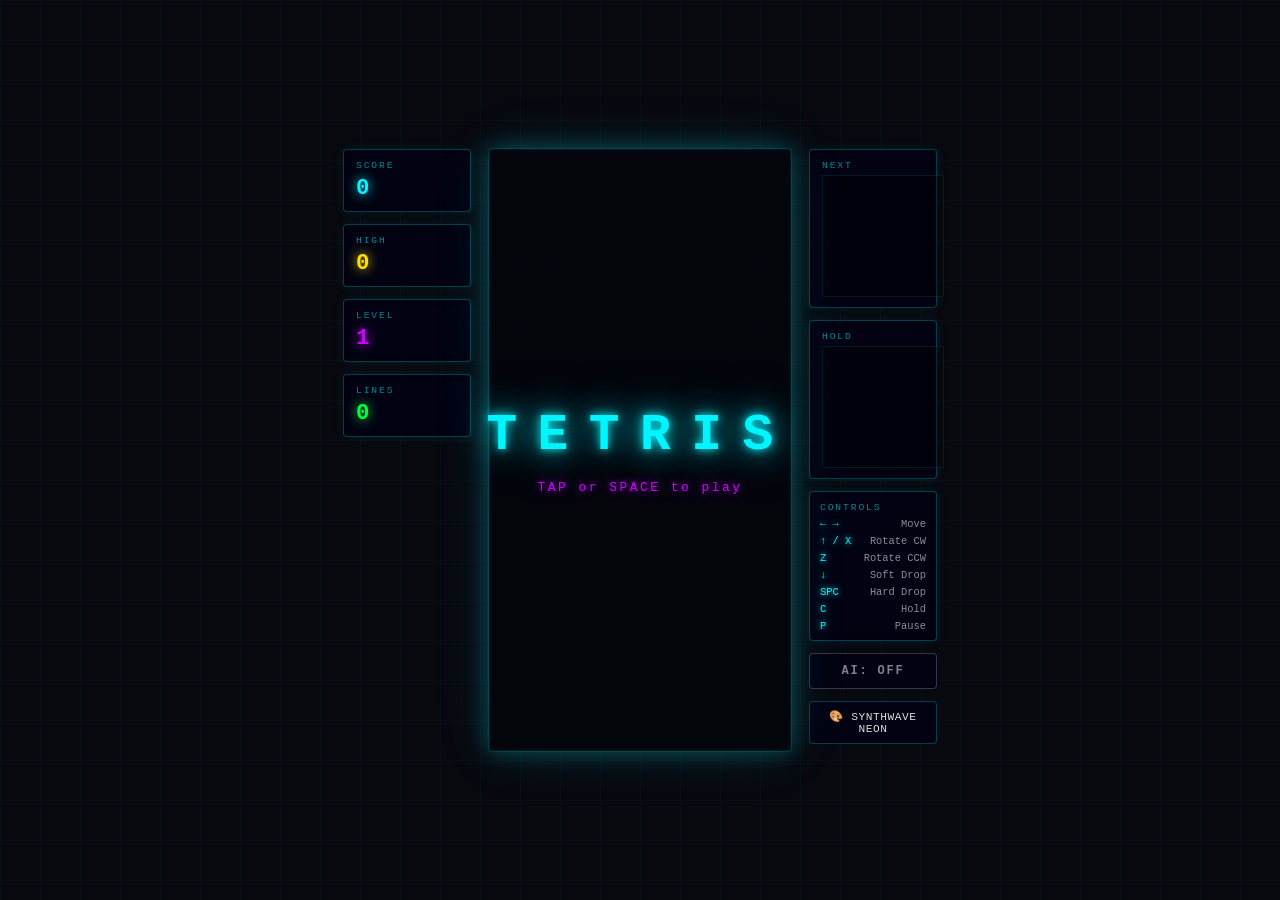
<file: index.html>
<!DOCTYPE html>
<html lang="en">
<head>
  <meta charset="UTF-8">
  <meta name="viewport" content="width=device-width, initial-scale=1.0, maximum-scale=1.0, user-scalable=no">
  <meta name="mobile-web-app-capable" content="yes">
  <meta name="apple-mobile-web-app-capable" content="yes">
  <meta name="apple-mobile-web-app-status-bar-style" content="black-translucent">
  <title>TETRIS — Neon Edition (Upgraded)</title>
  <style>
    /* ── Reset ─────────────────────────────────────────────────────────────────── */
    *, *::before, *::after { box-sizing: border-box; margin: 0; padding: 0; }

    /* ── Variables ─────────────────────────────────────────────────────────────── */
    :root {
      --cyan:    #00f5ff;
      --magenta: #cc00ff;
      --green:   #00ff41;
      --yellow:  #ffe000;
      --red:     #ff0040;
      --bg:      #08080f;
      --panel-bg: rgba(0, 0, 20, 0.75);
      --border:   rgba(0, 245, 255, 0.25);
      --font: 'Courier New', Courier, monospace;
    }

    /* ── Body ──────────────────────────────────────────────────────────────────── */
    body {
      background-color: var(--bg);
      background-image:
        linear-gradient(rgba(0,245,255,0.025) 1px, transparent 1px),
        linear-gradient(90deg, rgba(0,245,255,0.025) 1px, transparent 1px);
      background-size: 40px 40px;
      display: flex;
      justify-content: center;
      align-items: center;
      min-height: 100vh;
      font-family: var(--font);
      color: #ddd;
      overflow: hidden;
      user-select: none;
      -webkit-user-select: none;
      touch-action: none;
    }

    /* ── Mobile/Tablet HUD (hidden on desktop) ────────────────────────────────── */
    #mobile-hud { display: none; }

    /* ── Touch controls (hidden on desktop) ───────────────────────────────────── */
    #touch-controls { display: none; }

    /* ── Mobile/Tablet HUD value colors (shared across breakpoints) ────────────── */
    .mval.cyan    { color: var(--cyan);    text-shadow: 0 0 8px var(--cyan); }
    .mval.magenta { color: var(--magenta); text-shadow: 0 0 8px var(--magenta); }
    .mval.green   { color: var(--green);   text-shadow: 0 0 8px var(--green); }
    .mval.yellow  { color: var(--yellow);  text-shadow: 0 0 8px var(--yellow); }

    /* ── Desktop layout ────────────────────────────────────────────────────────── */
    #container {
      display: flex;
      align-items: flex-start;
      gap: 18px;
    }

    #sidebar-left,
    #sidebar-right {
      display: flex;
      flex-direction: column;
      gap: 12px;
      width: 128px;
    }

    /* ── Panels ────────────────────────────────────────────────────────────────── */
    .panel {
      background: var(--panel-bg);
      border: 1px solid var(--border);
      border-radius: 4px;
      padding: 10px 12px;
      box-shadow: 0 0 12px rgba(0,245,255,0.08), inset 0 0 8px rgba(0,0,0,0.5);
    }

    .label {
      font-size: 0.6rem;
      letter-spacing: 0.2em;
      color: rgba(0, 245, 255, 0.55);
      margin-bottom: 4px;
      text-transform: uppercase;
    }

    .value {
      font-size: 1.4rem;
      font-weight: bold;
      letter-spacing: 0.05em;
    }

    .value.cyan    { color: var(--cyan);    text-shadow: 0 0 12px var(--cyan); }
    .value.magenta { color: var(--magenta); text-shadow: 0 0 12px var(--magenta); }
    .value.green   { color: var(--green);   text-shadow: 0 0 12px var(--green); }
    .value.yellow  { color: var(--yellow);  text-shadow: 0 0 12px var(--yellow); }

    /* ── Mini canvases ─────────────────────────────────────────────────────────── */
    #next-canvas,
    #hold-canvas {
      display: block;
      margin-top: 4px;
      background: rgba(0,0,0,0.3);
      border: 1px solid rgba(0,245,255,0.1);
      border-radius: 2px;
    }

    /* ── Controls panel ────────────────────────────────────────────────────────── */
    .controls-panel { padding: 10px 10px 8px; }

    .ctrl {
      font-size: 0.65rem;
      color: rgba(255,255,255,0.55);
      margin-top: 5px;
      display: flex;
      justify-content: space-between;
      gap: 4px;
    }

    .ctrl span {
      color: var(--cyan);
      text-shadow: 0 0 6px var(--cyan);
      min-width: 30px;
    }

    /* ── AI toggle ─────────────────────────────────────────────────────────────── */
    .ai-btn {
      font-family: var(--font);
      font-size: 0.75rem;
      letter-spacing: 0.15em;
      font-weight: bold;
      background: var(--panel-bg);
      color: rgba(255,255,255,0.5);
      border: 1px solid rgba(255,255,255,0.2);
      border-radius: 4px;
      padding: 10px;
      cursor: pointer;
      width: 100%;
      transition: all 0.2s ease;
      -webkit-tap-highlight-color: transparent;
    }

    .ai-btn:hover {
      border-color: var(--cyan);
      color: var(--cyan);
      box-shadow: 0 0 12px rgba(0,245,255,0.3);
    }

    .ai-btn.active {
      background: rgba(0, 245, 255, 0.12);
      color: var(--cyan);
      border-color: var(--cyan);
      box-shadow: 0 0 18px rgba(0,245,255,0.4), inset 0 0 10px rgba(0,245,255,0.1);
      text-shadow: 0 0 8px var(--cyan);
      animation: ai-pulse 1.5s ease-in-out infinite;
    }

    #ai-toggle { width: 100%; }

    @keyframes ai-pulse {
      0%, 100% { box-shadow: 0 0 18px rgba(0,245,255,0.4), inset 0 0 10px rgba(0,245,255,0.1); }
      50%       { box-shadow: 0 0 28px rgba(0,245,255,0.7), inset 0 0 14px rgba(0,245,255,0.15); }
    }

    /* ── Game area ─────────────────────────────────────────────────────────────── */
    #game-area {
      position: relative;
      flex-shrink: 0;
    }

    #game-canvas {
      display: block;
      border: 1px solid var(--cyan);
      border-radius: 2px;
      box-shadow:
        0 0 0 1px rgba(0,245,255,0.1),
        0 0 25px rgba(0,245,255,0.3),
        0 0 60px rgba(0,245,255,0.1),
        inset 0 0 30px rgba(0,0,0,0.6);
    }

    /* ── Scanlines ─────────────────────────────────────────────────────────────── */
    #scanlines {
      position: absolute;
      inset: 0;
      background: repeating-linear-gradient(
        to bottom,
        transparent 0px,
        transparent 3px,
        rgba(0, 0, 0, 0.12) 3px,
        rgba(0, 0, 0, 0.12) 4px
      );
      pointer-events: none;
      border-radius: 2px;
      z-index: 1;
    }

    /* ── Overlay ───────────────────────────────────────────────────────────────── */
    #overlay {
      position: absolute;
      inset: 0;
      display: flex;
      justify-content: center;
      align-items: center;
      background: rgba(4, 4, 12, 0.88);
      backdrop-filter: blur(3px);
      z-index: 10;
      border-radius: 2px;
      cursor: pointer;
    }

    #overlay.hidden { display: none; }

    #overlay-content { text-align: center; padding: 20px; }

    #overlay-title {
      font-size: 3.2rem;
      letter-spacing: 0.4em;
      color: var(--cyan);
      text-shadow: 0 0 10px var(--cyan), 0 0 30px var(--cyan), 0 0 60px rgba(0,245,255,0.4);
      animation: flicker 3s ease-in-out infinite;
      margin-bottom: 16px;
    }

    #overlay-message {
      font-size: 0.8rem;
      letter-spacing: 0.2em;
      color: var(--magenta);
      text-shadow: 0 0 10px var(--magenta);
      animation: blink 1.1s step-end infinite;
    }

    /* ── Keyframe animations ───────────────────────────────────────────────────── */
    @keyframes flicker {
      0%, 92%, 100% { opacity: 1; }
      93% { opacity: 0.85; }
      95% { opacity: 1; }
      97% { opacity: 0.75; }
      99% { opacity: 1; }
    }

    @keyframes blink {
      0%, 100% { opacity: 1; }
      50%      { opacity: 0; }
    }

    /* ══════════════════════════════════════════════════════════════════════════════
       MOBILE LAYOUT  (≤ 600px wide — Android phones, iPhones)
       ══════════════════════════════════════════════════════════════════════════════ */
    @media (max-width: 600px) {

      html, body {
        height: 100%;
        height: -webkit-fill-available;
        overflow: hidden;
      }

      body {
        flex-direction: column;
        justify-content: flex-start;
        align-items: stretch;
        min-height: 100vh;
        min-height: -webkit-fill-available;
        gap: 0;
        touch-action: none;
      }

      /* ── Mobile HUD ─────────────────────────────────── */
      #mobile-hud {
        display: flex;
        align-items: center;
        justify-content: space-between;
        flex-shrink: 0;
        padding: 6px 10px;
        background: rgba(0, 0, 20, 0.92);
        border-bottom: 1px solid rgba(0,245,255,0.2);
        gap: 8px;
      }

      .mhud-stats {
        display: flex;
        gap: 12px;
      }

      .mhud-stat .label {
        font-size: 0.5rem;
        margin-bottom: 1px;
      }

      .mval { font-size: 1rem; font-weight: bold; letter-spacing: 0.03em; }

      .mhud-previews {
        display: flex;
        gap: 8px;
        align-items: flex-end;
      }

      .mhud-mini .label {
        font-size: 0.45rem;
        margin-bottom: 2px;
      }

      #next-m, #hold-m {
        display: block;
        border: 1px solid rgba(0,245,255,0.2);
        border-radius: 2px;
        background: rgba(0,0,0,0.4);
      }

      .mhud-actions {
        display: flex;
        flex-direction: column;
        gap: 4px;
        align-items: stretch;
        flex-shrink: 0;
      }

      .mhud-icon-row {
        display: flex;
        gap: 4px;
      }

      .hud-icon-btn {
        flex: 1;
        font-family: var(--font);
        font-size: 0.9rem;
        min-height: 32px;
        padding: 4px 6px;
        background: rgba(0, 0, 20, 0.8);
        color: rgba(255,255,255,0.75);
        border: 1px solid rgba(255,255,255,0.22);
        border-radius: 4px;
        cursor: pointer;
        -webkit-tap-highlight-color: transparent;
        touch-action: manipulation;
        user-select: none;
        -webkit-user-select: none;
        transition: background 0.1s, color 0.1s;
      }

      .hud-icon-btn:active {
        background: rgba(255,255,255,0.14);
        color: #fff;
        border-color: rgba(255,255,255,0.5);
      }

      #ai-toggle-m {
        padding: 5px 8px;
        font-size: 0.6rem;
        white-space: nowrap;
        width: 100%;
      }

      /* ── Container: only shows canvas ────────────────── */
      #container {
        flex: 1;
        display: flex;
        justify-content: center;
        align-items: center;
        min-height: 0;
      }

      #sidebar-left,
      #sidebar-right { display: none; }

      /* Overlay title smaller on mobile */
      #overlay-title { font-size: 2.2rem; }

      /* ── Touch gamepad ──────────────────────────────── */
      #touch-controls {
        display: flex;
        flex-shrink: 0;
        align-items: center;
        justify-content: space-between;
        padding: 10px 10px 12px;
        background: rgba(0, 0, 20, 0.85);
        border-top: 1px solid rgba(0,245,255,0.15);
        gap: 8px;
      }

      #touch-left {
        display: flex;
        gap: 8px;
        align-items: center;
      }

      #touch-center {
        display: flex;
        align-items: center;
        margin: 0 6px;
      }

      #touch-right {
        display: flex;
        gap: 8px;
        flex-wrap: wrap;
        justify-content: flex-end;
        align-items: center;
        width: 140px;
      }

      /* ── Touch buttons ──────────────────────────────── */
      .tbtn {
        display: flex;
        flex-direction: column;
        align-items: center;
        justify-content: center;
        width: 66px;
        height: 66px;
        font-family: var(--font);
        font-size: 1.5rem;
        line-height: 1;
        background: rgba(0, 0, 40, 0.8);
        color: var(--cyan);
        border: 2px solid rgba(0,245,255,0.3);
        border-radius: 12px;
        cursor: pointer;
        -webkit-tap-highlight-color: transparent;
        touch-action: manipulation;
        transition: all 0.06s cubic-bezier(0.2, 0, 0.8, 1);
        user-select: none;
        -webkit-user-select: none;
        tap-highlight-color: transparent;
        -webkit-touch-callout: none;
      }

      .tbtn:hover {
        background: rgba(0, 40, 60, 0.9);
        border-color: rgba(0,245,255,0.5);
      }

      .tbtn span {
        font-size: 0.45rem;
        letter-spacing: 0.05em;
        opacity: 0.7;
        margin-top: 2px;
      }

      .tbtn.pressed,
      .tbtn:active {
        background: rgba(0, 245, 255, 0.22);
        box-shadow: 0 0 18px rgba(0,245,255,0.6), inset 0 0 12px rgba(0,245,255,0.1);
        border-color: rgba(0,245,255,0.8);
        transform: scale(0.95);
      }

      .soft-btn { color: var(--green);   border-color: rgba(0,255,65,0.4); }
      .soft-btn:hover { background: rgba(0,60,20,0.9); border-color: rgba(0,255,65,0.6); }
      .soft-btn.pressed { background: rgba(0,255,65,0.18); box-shadow: 0 0 18px rgba(0,255,65,0.5), inset 0 0 12px rgba(0,255,65,0.1); border-color: rgba(0,255,65,0.8); }

      .drop-btn {
        color: var(--yellow);
        border-color: rgba(255,224,0,0.4);
        height: 76px;
        font-size: 1.6rem;
      }
      .drop-btn:hover { background: rgba(60,60,0,0.9); border-color: rgba(255,224,0,0.6); }
      .drop-btn.pressed { background: rgba(255,224,0,0.18); box-shadow: 0 0 18px rgba(255,224,0,0.6), inset 0 0 12px rgba(255,224,0,0.1); border-color: rgba(255,224,0,0.8); }

      .rot-btn { width: 62px; height: 48px; font-size: 1.3rem; color: var(--magenta); border-color: rgba(204,0,255,0.4); }
      .rot-btn:hover { background: rgba(60,0,60,0.9); border-color: rgba(204,0,255,0.6); }
      .rot-btn.pressed { background: rgba(204,0,255,0.18); box-shadow: 0 0 16px rgba(204,0,255,0.5), inset 0 0 12px rgba(204,0,255,0.1); border-color: rgba(204,0,255,0.8); }

      .hold-btn { width: 56px; height: 40px; font-size: 0.6rem; letter-spacing: 0.08em; color: var(--yellow); border-color: rgba(255,224,0,0.4); }
      .hold-btn:hover { background: rgba(60,60,0,0.85); border-color: rgba(255,224,0,0.6); }
      .hold-btn.pressed { background: rgba(255,224,0,0.15); box-shadow: 0 0 14px rgba(255,224,0,0.4); border-color: rgba(255,224,0,0.7); }
      .hold-btn.hold-used { opacity: 0.35; border-color: rgba(255,224,0,0.15); background: rgba(0,0,20,0.6); color: rgba(255,224,0,0.4); }
    }

    /* ══════════════════════════════════════════════════════════════════════════════
       TABLET LAYOUT  (601px – 1024px — iPads, Android tablets)
       ══════════════════════════════════════════════════════════════════════════════ */
    @media (min-width: 601px) and (max-width: 1024px) {

      html, body {
        height: 100%;
        height: -webkit-fill-available;
        overflow: hidden;
      }

      body {
        flex-direction: column;
        justify-content: flex-start;
        align-items: stretch;
        min-height: 100vh;
        min-height: -webkit-fill-available;
        gap: 0;
        touch-action: none;
      }

      /* ── Tablet HUD ──────────────────────────────────── */
      #mobile-hud {
        display: flex;
        align-items: center;
        justify-content: space-between;
        flex-shrink: 0;
        padding: 8px 16px;
        background: rgba(0, 0, 20, 0.92);
        border-bottom: 1px solid rgba(0,245,255,0.2);
        gap: 10px;
      }

      .mhud-stats { display: flex; gap: 14px; }
      .mhud-stat .label { font-size: 0.55rem; margin-bottom: 2px; }
      .mval { font-size: 1.15rem; font-weight: bold; letter-spacing: 0.03em; }

      .mhud-previews { display: flex; gap: 10px; align-items: flex-end; }
      .mhud-mini .label { font-size: 0.5rem; margin-bottom: 2px; }

      #next-m, #hold-m {
        display: block;
        border: 1px solid rgba(0,245,255,0.2);
        border-radius: 2px;
        background: rgba(0,0,0,0.4);
      }

      .mhud-actions {
        display: flex;
        flex-direction: column;
        gap: 5px;
        align-items: stretch;
        flex-shrink: 0;
      }

      .mhud-icon-row {
        display: flex;
        gap: 5px;
      }

      .hud-icon-btn {
        flex: 1;
        font-family: var(--font);
        font-size: 1rem;
        min-height: 36px;
        padding: 5px 8px;
        background: rgba(0, 0, 20, 0.8);
        color: rgba(255,255,255,0.75);
        border: 1px solid rgba(255,255,255,0.22);
        border-radius: 4px;
        cursor: pointer;
        -webkit-tap-highlight-color: transparent;
        touch-action: manipulation;
        user-select: none;
        -webkit-user-select: none;
        transition: background 0.1s, color 0.1s;
      }

      .hud-icon-btn:active {
        background: rgba(255,255,255,0.14);
        color: #fff;
        border-color: rgba(255,255,255,0.5);
      }

      #ai-toggle-m { padding: 7px 12px; font-size: 0.68rem; white-space: nowrap; width: 100%; }

      /* ── Container: center the canvas ───────────────── */
      #container {
        flex: 1;
        display: flex;
        justify-content: center;
        align-items: center;
        min-height: 0;
      }

      #sidebar-left, #sidebar-right { display: none; }

      #overlay-title { font-size: 2.8rem; }

      /* ── Touch gamepad — larger targets for tablet ──── */
      #touch-controls {
        display: flex;
        flex-shrink: 0;
        align-items: center;
        justify-content: space-between;
        padding: 10px 20px 14px;
        background: rgba(0, 0, 20, 0.85);
        border-top: 1px solid rgba(0,245,255,0.15);
        gap: 10px;
      }

      #touch-left  { display: flex; gap: 8px; align-items: center; }
      #touch-center { display: flex; align-items: center; }
      #touch-right {
        display: flex;
        gap: 8px;
        flex-wrap: wrap;
        justify-content: flex-end;
        align-items: center;
        width: 160px;
      }

      .tbtn {
        display: flex;
        flex-direction: column;
        align-items: center;
        justify-content: center;
        width: 68px;
        height: 68px;
        font-family: var(--font);
        font-size: 1.7rem;
        line-height: 1;
        background: rgba(0, 0, 40, 0.8);
        color: var(--cyan);
        border: 1px solid rgba(0,245,255,0.3);
        border-radius: 12px;
        cursor: pointer;
        -webkit-tap-highlight-color: transparent;
        touch-action: manipulation;
        transition: background 0.08s, box-shadow 0.08s;
        user-select: none;
        -webkit-user-select: none;
      }

      .tbtn span { font-size: 0.5rem; letter-spacing: 0.05em; opacity: 0.7; margin-top: 2px; }

      .tbtn.pressed, .tbtn:active {
        background: rgba(0, 245, 255, 0.18);
        box-shadow: 0 0 16px rgba(0,245,255,0.5);
      }

      .soft-btn { color: var(--green); border-color: rgba(0,255,65,0.3); }
      .soft-btn.pressed { background: rgba(0,255,65,0.15); box-shadow: 0 0 16px rgba(0,255,65,0.4); }

      .drop-btn {
        color: var(--yellow);
        border-color: rgba(255,224,0,0.35);
        height: 80px;
        font-size: 1.8rem;
      }
      .drop-btn.pressed { background: rgba(255,224,0,0.15); box-shadow: 0 0 16px rgba(255,224,0,0.5); }

      .rot-btn  { width: 68px; height: 50px; font-size: 1.5rem; color: var(--magenta); border-color: rgba(204,0,255,0.3); }
      .rot-btn.pressed  { background: rgba(204,0,255,0.15); box-shadow: 0 0 14px rgba(204,0,255,0.4); }

      .hold-btn { width: 58px; height: 42px; font-size: 0.65rem; letter-spacing: 0.08em; color: var(--yellow); border-color: rgba(255,224,0,0.3); }
      .hold-btn.pressed { background: rgba(255,224,0,0.12); }
      .hold-btn.hold-used { opacity: 0.3; border-color: rgba(255,224,0,0.1); }
    }

    /* ── Achievement Notifications ────────────────────────────────────────────── */
    .achievement-notification {
      position: fixed;
      top: 20px;
      right: -400px;
      width: 350px;
      background: var(--panel-bg);
      border: 1px solid var(--border);
      border-radius: 8px;
      padding: 16px;
      display: flex;
      align-items: center;
      gap: 12px;
      box-shadow: 0 0 20px rgba(0,245,255,0.2);
      backdrop-filter: blur(10px);
      z-index: 1000;
      transition: right 0.5s cubic-bezier(0.2, 0, 0.8, 1);
      font-family: var(--font);
    }

    .achievement-notification.show {
      right: 20px;
    }

    .achievement-icon {
      font-size: 2rem;
      width: 40px;
      text-align: center;
    }

    .achievement-text {
      flex: 1;
    }

    .achievement-name {
      font-size: 1.1rem;
      font-weight: bold;
      color: var(--cyan);
      text-shadow: 0 0 8px var(--cyan);
      margin-bottom: 2px;
    }

    .achievement-desc {
      font-size: 0.8rem;
      color: var(--text);
      opacity: 0.8;
    }

    /* ── Theme Button ────────────────────────────────────────────────────────── */
    .theme-btn {
      background: var(--panel-bg);
      border: 1px solid var(--border);
      border-radius: 4px;
      padding: 8px 12px;
      color: var(--text);
      font-family: var(--font);
      font-size: 0.7rem;
      letter-spacing: 0.05em;
      cursor: pointer;
      transition: all 0.2s ease;
      text-transform: uppercase;
    }

    .theme-btn:hover {
      border-color: var(--cyan);
      box-shadow: 0 0 12px rgba(0,245,255,0.3);
    }
  </style>
</head>
<body>

  <!-- ── Mobile/Tablet top HUD ────────────────────────────────── -->
  <div id="mobile-hud">
    <div class="mhud-stats">
      <div class="mhud-stat">
        <div class="label">SCORE</div>
        <div id="score-m" class="mval cyan">0</div>
      </div>
      <div class="mhud-stat">
        <div class="label">HIGH</div>
        <div id="high-m" class="mval yellow">0</div>
      </div>
      <div class="mhud-stat">
        <div class="label">LV</div>
        <div id="level-m" class="mval magenta">1</div>
      </div>
      <div class="mhud-stat">
        <div class="label">LINES</div>
        <div id="lines-m" class="mval green">0</div>
      </div>
    </div>
    <div class="mhud-previews">
      <div class="mhud-mini">
        <div class="label">NEXT</div>
        <canvas id="next-m"></canvas>
      </div>
      <div class="mhud-mini">
        <div class="label">HOLD</div>
        <canvas id="hold-m"></canvas>
      </div>
    </div>
    <div class="mhud-actions">
      <div class="mhud-icon-row">
        <button id="btn-pause" class="hud-icon-btn">⏸</button>
        <button id="btn-mute"  class="hud-icon-btn">🔊</button>
      </div>
      <button id="ai-toggle-m" class="ai-btn">AI</button>
    </div>
  </div>

  <!-- ── Main layout (desktop 3-col, mobile just canvas) ── -->
  <div id="container">

    <div id="sidebar-left">
      <div class="panel">
        <div class="label">SCORE</div>
        <div id="score" class="value cyan">0</div>
      </div>
      <div class="panel">
        <div class="label">HIGH</div>
        <div id="high-score" class="value yellow">0</div>
      </div>
      <div class="panel">
        <div class="label">LEVEL</div>
        <div id="level" class="value magenta">1</div>
      </div>
      <div class="panel">
        <div class="label">LINES</div>
        <div id="lines" class="value green">0</div>
      </div>
    </div>

    <div id="game-area">
      <canvas id="game-canvas"></canvas>
      <div id="scanlines"></div>
      <div id="overlay">
        <div id="overlay-content">
          <h1 id="overlay-title">TETRIS</h1>
          <p id="overlay-message">TAP or SPACE to play</p>
        </div>
      </div>
    </div>

    <div id="sidebar-right">
      <div class="panel">
        <div class="label">NEXT</div>
        <canvas id="next-canvas"></canvas>
      </div>
      <div class="panel">
        <div class="label">HOLD</div>
        <canvas id="hold-canvas"></canvas>
      </div>
      <div class="panel controls-panel">
        <div class="label">CONTROLS</div>
        <div class="ctrl"><span>← →</span> Move</div>
        <div class="ctrl"><span>↑ / X</span> Rotate CW</div>
        <div class="ctrl"><span>Z</span> Rotate CCW</div>
        <div class="ctrl"><span>↓</span> Soft Drop</div>
        <div class="ctrl"><span>SPC</span> Hard Drop</div>
        <div class="ctrl"><span>C</span> Hold</div>
        <div class="ctrl"><span>P</span> Pause</div>
      </div>
      <button id="ai-toggle" class="ai-btn">AI: OFF</button>
      <button id="theme-btn" class="theme-btn">🎨 Synthwave Neon</button>
    </div>

  </div>

  <!-- ── Mobile-only touch gamepad ─────────────────────────── -->
  <div id="touch-controls">
    <div id="touch-left">
      <button id="btn-left"  class="tbtn">◀</button>
      <button id="btn-soft"  class="tbtn soft-btn">▼</button>
      <button id="btn-right" class="tbtn">▶</button>
    </div>
    <div id="touch-right">
      <button id="btn-ccw"  class="tbtn rot-btn">↺</button>
      <button id="btn-cw"   class="tbtn rot-btn">↻</button>
      <button id="btn-hold" class="tbtn hold-btn">HOLD</button>
    </div>
  </div>

  <script>
'use strict';
// TETRIS — Neon Edition with Mobile Upgrades & Haptic Feedback
// Vanilla JS · Canvas · No external libraries

// ── Constants ─────────────────────────────────────────────────────────────────
const COLS = 10, ROWS = 20;
let BLOCK = 30;

const PIECE_COLOR = {
  I: '#00f5ff', O: '#ffe000', T: '#cc00ff',
  S: '#00ff41', Z: '#ff0040', J: '#0066ff', L: '#ff8800'
};

const SHAPES = {
  I: [[[0,0,0,0],[1,1,1,1],[0,0,0,0],[0,0,0,0]],[[0,0,1,0],[0,0,1,0],[0,0,1,0],[0,0,1,0]],[[0,0,0,0],[0,0,0,0],[1,1,1,1],[0,0,0,0]],[[0,1,0,0],[0,1,0,0],[0,1,0,0],[0,1,0,0]]],
  O: [[[1,1],[1,1]],[[1,1],[1,1]],[[1,1],[1,1]],[[1,1],[1,1]]],
  T: [[[0,1,0],[1,1,1],[0,0,0]],[[0,1,0],[0,1,1],[0,1,0]],[[0,0,0],[1,1,1],[0,1,0]],[[0,1,0],[1,1,0],[0,1,0]]],
  S: [[[0,1,1],[1,1,0],[0,0,0]],[[0,1,0],[0,1,1],[0,0,1]],[[0,0,0],[0,1,1],[1,1,0]],[[1,0,0],[1,1,0],[0,1,0]]],
  Z: [[[1,1,0],[0,1,1],[0,0,0]],[[0,0,1],[0,1,1],[0,1,0]],[[0,0,0],[1,1,0],[0,1,1]],[[0,1,0],[1,1,0],[1,0,0]]],
  J: [[[1,0,0],[1,1,1],[0,0,0]],[[0,1,1],[0,1,0],[0,1,0]],[[0,0,0],[1,1,1],[0,0,1]],[[0,1,0],[0,1,0],[1,1,0]]],
  L: [[[0,0,1],[1,1,1],[0,0,0]],[[0,1,0],[0,1,0],[0,1,1]],[[0,0,0],[1,1,1],[1,0,0]],[[1,1,0],[0,1,0],[0,1,0]]]
};

const KICKS = {
  JLSTZ: [[[0,0],[-1,0],[-1,1],[0,-2],[-1,-2]],[[0,0],[1,0],[1,-1],[0,2],[1,2]],[[0,0],[1,0],[1,1],[0,-2],[1,-2]],[[0,0],[-1,0],[-1,-1],[0,2],[-1,2]]],
  I: [[[0,0],[-2,0],[1,0],[-2,-1],[1,2]],[[0,0],[-1,0],[2,0],[-1,2],[2,-1]],[[0,0],[2,0],[-1,0],[2,1],[-1,-2]],[[0,0],[1,0],[-2,0],[1,-2],[-2,1]]]
};

const SCORE_TABLE  = [0, 100, 300, 500, 800];
const LINES_PER_LV = 10;
const DROP_MS = [0,800,650,500,400,300,220,160,120,100,80,70,60,55,50,45,40,38,35,32,30];
const AI_W    = { h: -0.51, lines: 0.76, holes: -0.36, bumpy: -0.18 };
const AI_STEP_MS = 75;
const DAS = 167, ARR = 33, LOCK_DELAY = 500;
const TIME_LEVEL_MS = 60000;

// ── Haptic Feedback ────────────────────────────────────────────────────────────
function haptic(ms) {
  if ('vibrate' in navigator) navigator.vibrate(ms);
}
const hapticTap     = () => haptic(12);
const hapticRotate  = () => haptic([8, 10, 12]);
const hapticDrop    = () => haptic([10, 15, 20]);
const hapticLock    = () => haptic([15, 20, 15]);
const hapticClear   = () => haptic([20, 10, 20, 10, 20]);
const hapticGameOver= () => haptic([30, 50, 30, 50, 30]);

// ── Audio ──────────────────────────────────────────────────────────────────────
let audioCtx = null;
let muted = false;

function ensureAudio() {
  try {
    if (!audioCtx) audioCtx = new (window.AudioContext || window.webkitAudioContext)();
    if (audioCtx.state === 'suspended') audioCtx.resume();
  } catch(e) {}
}

function tone(freq, type, startOff, dur, vol, freqEnd) {
  if (!audioCtx || muted) return;
  try {
    const ac = audioCtx, t = ac.currentTime + startOff;
    const osc = ac.createOscillator(), g = ac.createGain();
    osc.connect(g); g.connect(ac.destination);
    osc.type = type;
    osc.frequency.setValueAtTime(freq, t);
    if (freqEnd) osc.frequency.exponentialRampToValueAtTime(freqEnd, t + dur);
    g.gain.setValueAtTime(0, t);
    g.gain.linearRampToValueAtTime(vol, t + 0.006);
    g.gain.exponentialRampToValueAtTime(0.001, t + dur);
    osc.start(t); osc.stop(t + dur + 0.06);
  } catch(e) {}
}

const sfxRotate   = () => { tone(440, 'square', 0, 0.05, 0.04); hapticRotate(); };
const sfxHold     = () => { tone(320,'triangle',0,0.09,0.07); tone(500,'triangle',0.06,0.08,0.05); hapticTap(); };
const sfxDrop     = () => { tone(100, 'sawtooth', 0, 0.14, 0.10, 55); hapticDrop(); };
const sfxLock     = () => { tone(180, 'square', 0, 0.07, 0.06, 90); hapticLock(); };
const sfxGameOver = () => { [440,349,294,247,196].forEach((f,i) => tone(f,'sawtooth',i*0.11,0.22,0.09)); hapticGameOver(); };
const sfxLevelUp  = () => [523,659,784,1047].forEach((f,i) => tone(f,'sine',i*0.09,0.20,0.14));
function sfxLineClear(n) {
  const m = [[523,659,784],[587,740,880],[659,831,988,1175],[698,880,1047,1319,1568]];
  (m[n-1] || m[0]).forEach((f,i) => tone(f,'sine',i*0.055,0.16,0.12));
  hapticClear();
}

// ── Themes ────────────────────────────────────────────────────────────────────
const themes = {
  neon: {
    name: 'Synthwave Neon',
    bg: '#08080f',
    panelBg: 'rgba(0, 0, 20, 0.75)',
    border: 'rgba(0, 245, 255, 0.25)',
    cyan: '#00f5ff',
    magenta: '#cc00ff',
    green: '#00ff41',
    yellow: '#ffe000',
    red: '#ff0040',
    text: '#ddd',
    gridPattern: 'rgba(0,245,255,0.025)',
    particleColors: ['#00f5ff', '#cc00ff', '#00ff41', '#ffe000', '#ff0040']
  },
  dark: {
    name: 'Dark Matrix',
    bg: '#0a0a0a',
    panelBg: 'rgba(10, 10, 10, 0.85)',
    border: 'rgba(0, 255, 0, 0.3)',
    cyan: '#00ff00',
    magenta: '#ff0080',
    green: '#00ff00',
    yellow: '#ffff00',
    red: '#ff0000',
    text: '#00ff00',
    gridPattern: 'rgba(0,255,0,0.02)',
    particleColors: ['#00ff00', '#ff0080', '#00ff00', '#ffff00', '#ff0000']
  },
  retro: {
    name: 'Retro Arcade',
    bg: '#000000',
    panelBg: 'rgba(20, 20, 20, 0.9)',
    border: 'rgba(255, 255, 0, 0.4)',
    cyan: '#00ffff',
    magenta: '#ff00ff',
    green: '#00ff00',
    yellow: '#ffff00',
    red: '#ff0000',
    text: '#ffffff',
    gridPattern: 'rgba(255,255,255,0.03)',
    particleColors: ['#00ffff', '#ff00ff', '#00ff00', '#ffff00', '#ff0000']
  },
  sunset: {
    name: 'Neon Sunset',
    bg: '#1a0a1e',
    panelBg: 'rgba(30, 15, 35, 0.8)',
    border: 'rgba(255, 165, 0, 0.3)',
    cyan: '#ff6b35',
    magenta: '#f7931e',
    green: '#ffb627',
    yellow: '#ff9505',
    red: '#ff6b35',
    text: '#ffecd1',
    gridPattern: 'rgba(255,107,53,0.02)',
    particleColors: ['#ff6b35', '#f7931e', '#ffb627', '#ff9505', '#ff6b35']
  }
};

let currentTheme = 'neon';

// ── Achievements ──────────────────────────────────────────────────────────────
const achievements = {
  firstLine: { name: 'First Clear', desc: 'Clear your first line', unlocked: false, icon: '🎯' },
  speedDemon: { name: 'Speed Demon', desc: 'Reach level 10', unlocked: false, icon: '⚡' },
  lineMaster: { name: 'Line Master', desc: 'Clear 100 lines', unlocked: false, icon: '🏆' },
  perfectClear: { name: 'Perfect Clear', desc: 'Clear a board with no pieces', unlocked: false, icon: '💎' },
  highScorer: { name: 'High Scorer', desc: 'Score 10,000 points', unlocked: false, icon: '⭐' },
  comboKing: { name: 'Combo King', desc: 'Clear 4 lines at once', unlocked: false, icon: '👑' },
  survivor: { name: 'Survivor', desc: 'Play for 5 minutes', unlocked: false, icon: '⏰' },
  pieceMaster: { name: 'Piece Master', desc: 'Use hold 50 times', unlocked: false, icon: '🎲' }
};

let achievementStats = {
  linesCleared: 0,
  maxLevel: 0,
  maxScore: 0,
  tetrisCount: 0,
  holdCount: 0,
  playTime: 0,
  perfectClears: 0
};

// ── Theme Functions ───────────────────────────────────────────────────────────
function applyTheme(themeName) {
  const theme = themes[themeName];
  if (!theme) return;

  currentTheme = themeName;
  localStorage.setItem('neon_theme', themeName);

  // Update CSS variables
  document.documentElement.style.setProperty('--cyan', theme.cyan);
  document.documentElement.style.setProperty('--magenta', theme.magenta);
  document.documentElement.style.setProperty('--green', theme.green);
  document.documentElement.style.setProperty('--yellow', theme.yellow);
  document.documentElement.style.setProperty('--red', theme.red);
  document.documentElement.style.setProperty('--bg', theme.bg);
  document.documentElement.style.setProperty('--panel-bg', theme.panelBg);
  document.documentElement.style.setProperty('--border', theme.border);
  document.documentElement.style.setProperty('--text', theme.text);

  // Update background pattern
  document.body.style.backgroundImage = `
    linear-gradient(${theme.gridPattern} 1px, transparent 1px),
    linear-gradient(90deg, ${theme.gridPattern} 1px, transparent 1px)
  `;

  // Update particle colors
  particleColors = theme.particleColors;

  // Update UI elements
  updateThemeButton();
}

function updateThemeButton() {
  const btn = $('theme-btn');
  if (btn) {
    btn.textContent = `🎨 ${themes[currentTheme].name}`;
  }
}

// ── Achievement Functions ─────────────────────────────────────────────────────
function checkAchievements() {
  const stats = achievementStats;

  // Update stats
  stats.linesCleared = Math.max(stats.linesCleared, totalLines);
  stats.maxLevel = Math.max(stats.maxLevel, level);
  stats.maxScore = Math.max(stats.maxScore, score);
  stats.holdCount = (stats.holdCount || 0) + (holdUsed ? 1 : 0);

  // Check achievements
  if (!achievements.firstLine.unlocked && totalLines >= 1) unlockAchievement('firstLine');
  if (!achievements.speedDemon.unlocked && level >= 10) unlockAchievement('speedDemon');
  if (!achievements.lineMaster.unlocked && totalLines >= 100) unlockAchievement('lineMaster');
  if (!achievements.highScorer.unlocked && score >= 10000) unlockAchievement('highScorer');
  if (!achievements.pieceMaster.unlocked && stats.holdCount >= 50) unlockAchievement('pieceMaster');
  if (!achievements.survivor.unlocked && gameElapsed >= 300000) unlockAchievement('survivor'); // 5 minutes

  localStorage.setItem('neon_achievements', JSON.stringify(achievementStats));
}

function unlockAchievement(id) {
  if (achievements[id].unlocked) return;

  achievements[id].unlocked = true;
  showAchievementNotification(achievements[id]);

  // Save unlocked achievements
  const unlocked = Object.keys(achievements).filter(k => achievements[k].unlocked);
  localStorage.setItem('neon_unlocked', JSON.stringify(unlocked));
}

function showAchievementNotification(achievement) {
  // Create notification element
  const notif = document.createElement('div');
  notif.className = 'achievement-notification';
  notif.innerHTML = `
    <div class="achievement-icon">${achievement.icon}</div>
    <div class="achievement-text">
      <div class="achievement-name">${achievement.name}</div>
      <div class="achievement-desc">${achievement.desc}</div>
    </div>
  `;

  document.body.appendChild(notif);

  // Animate in
  setTimeout(() => notif.classList.add('show'), 100);

  // Remove after 4 seconds
  setTimeout(() => {
    notif.classList.remove('show');
    setTimeout(() => notif.remove(), 500);
  }, 4000);
}

function loadAchievements() {
  const saved = localStorage.getItem('neon_achievements');
  if (saved) achievementStats = { ...achievementStats, ...JSON.parse(saved) };

  const unlocked = localStorage.getItem('neon_unlocked');
  if (unlocked) {
    JSON.parse(unlocked).forEach(id => {
      if (achievements[id]) achievements[id].unlocked = true;
    });
  }
}

// ── Particles ─────────────────────────────────────────────────────────────────
const particles = [];
let particleColors = themes.neon.particleColors;

function spawnClearParticles(row, colors) {
  for (let c = 0; c < COLS; c++) {
    const col = colors[c] || particleColors[Math.floor(Math.random() * particleColors.length)];
    for (let k = 0; k < 8; k++) { // More particles per block
      particles.push({
        x: (c + Math.random()) * BLOCK,
        y: (row + Math.random()) * BLOCK,
        vx: (Math.random() - 0.5) * 12,
        vy: -Math.random() * 8 - 2,
        col,
        life: 1.2,
        decay: 0.018 + Math.random() * 0.015,
        r: 3 + Math.random() * 4,
        type: 'clear'
      });
    }
  }
}

function spawnLockParticles(piece) {
  const m = mat(piece), col = PIECE_COLOR[piece.type];
  for (let r = 0; r < m.length; r++)
    for (let c = 0; c < m[r].length; c++)
      if (m[r][c] && piece.y + r >= 0)
        for (let k = 0; k < 3; k++) // More lock particles
          particles.push({
            x: (piece.x + c + Math.random()) * BLOCK,
            y: (piece.y + r + Math.random()) * BLOCK,
            vx: (Math.random() - 0.5) * 3,
            vy: (Math.random() - 0.5) * 3,
            col: '#ffffff',
            life: 0.8,
            decay: 0.07,
            r: BLOCK * 0.35,
            type: 'lock'
          });
}

function spawnLevelUpParticles() {
  const centerX = canvas.width / 2;
  const centerY = canvas.height / 2;

  for (let i = 0; i < 50; i++) {
    const angle = (i / 50) * Math.PI * 2;
    const speed = 2 + Math.random() * 4;
    particles.push({
      x: centerX,
      y: centerY,
      vx: Math.cos(angle) * speed,
      vy: Math.sin(angle) * speed,
      col: particleColors[Math.floor(Math.random() * particleColors.length)],
      life: 2,
      decay: 0.02,
      r: 4 + Math.random() * 6,
      type: 'levelup'
    });
  }
}

function updateParticles(dt) {
  const s = dt / 16;
  for (let i = particles.length - 1; i >= 0; i--) {
    const p = particles[i];
    p.x += p.vx * s;
    p.y += p.vy * s;

    // Different behaviors based on particle type
    if (p.type === 'levelup') {
      p.vy += 0.15 * s; // Gravity for level up particles
    } else {
      p.vy += 0.28 * s; // Gravity for other particles
    }

    p.life -= p.decay * s;
    if (p.life <= 0) particles.splice(i, 1);
  }
}

function renderParticles() {
  for (const p of particles) {
    ctx.save();
    ctx.globalAlpha = Math.max(0, p.life) * 0.85;

    if (p.type === 'levelup') {
      // Special glow effect for level up particles
      ctx.shadowColor = p.col;
      ctx.shadowBlur = p.r * 3;
      ctx.fillStyle = p.col;
      ctx.beginPath();
      ctx.arc(p.x, p.y, p.r, 0, Math.PI * 2);
      ctx.fill();
    } else {
      // Regular particles
      ctx.fillStyle = ctx.shadowColor = p.col;
      ctx.shadowBlur = p.r * 2;
      ctx.fillRect(p.x - p.r/2, p.y - p.r/2, p.r, p.r);
    }

    ctx.restore();
  }
}

// ── Canvas / context references ───────────────────────────────────────────────
const $ = id => document.getElementById(id);
const canvas = $('game-canvas');
const ctx    = canvas.getContext('2d');
const nextCvs = $('next-canvas'), nCtx  = nextCvs.getContext('2d');
const holdCvs = $('hold-canvas'), hCtx  = holdCvs.getContext('2d');
const nextMEl = $('next-m');
const holdMEl = $('hold-m');
const nCtxM   = nextMEl ? nextMEl.getContext('2d') : null;
const hCtxM   = holdMEl ? holdMEl.getContext('2d') : null;

// ── Responsive sizing ─────────────────────────────────────────────────────────
function calcBlock() {
  const w = window.innerWidth;
  if (w > 1024) return 30;
  if (w > 600) {
    const availH = window.innerHeight - 64 - 160 - 10;
    const availW = w - 4;
    const byH = Math.floor(availH / ROWS);
    const byW = Math.floor(availW / COLS);
    return Math.max(Math.min(byH, byW, 40), 14);
  }
  const availH = window.innerHeight - 56 - 138 - 10;
  const availW = w - 4;
  const byH = Math.floor(availH / ROWS);
  const byW = Math.floor(availW / COLS);
  return Math.max(Math.min(byH, byW, 30), 14);
}

function resizeCanvases() {
  BLOCK = calcBlock();
  canvas.width  = COLS * BLOCK;
  canvas.height = ROWS * BLOCK;
  nextCvs.width = nextCvs.height = 4 * BLOCK;
  holdCvs.width = holdCvs.height = 4 * BLOCK;
  const mb = Math.max(Math.floor(BLOCK * 0.5), 10);
  if (nextMEl) { nextMEl.width = nextMEl.height = 4 * mb; }
  if (holdMEl) { holdMEl.width = holdMEl.height = 4 * mb; }
}

window.addEventListener('resize', resizeCanvases);
window.addEventListener('orientationchange', resizeCanvases);

// ── Game state ────────────────────────────────────────────────────────────────
let board, cur, nextPc, heldPc, bag;
let score, level, totalLines, hiScore;
let started, over, paused, holdUsed;
let dropTimer, lastTs, shakeFrames, shakeMag, gameElapsed, levelFlashTimer;
let lockActive, lockTimer;
let aiOn = false, aiStepTimer = 0, aiTgtRot, aiTgtX;
const keys  = {};
let dasDir  = 0, dasTimer = 0, arrTimer = 0;
let touchSoft = false;

// ── Bag randomizer ────────────────────────────────────────────────────────────
const TYPES = ['I','O','T','S','Z','J','L'];

function pullBag() {
  if (!bag.length) {
    bag = [...TYPES];
    for (let i = 6; i > 0; i--) {
      const j = Math.floor(Math.random() * (i + 1));
      [bag[i], bag[j]] = [bag[j], bag[i]];
    }
  }
  return bag.pop();
}

function mkPiece(type) {
  return { type, rot: 0, x: type === 'O' ? 4 : 3, y: type === 'I' ? -1 : 0 };
}

function mat(p) { return SHAPES[p.type][p.rot]; }

// ── Collision ─────────────────────────────────────────────────────────────────
function hits(m, x, y, b = board) {
  for (let r = 0; r < m.length; r++)
    for (let c = 0; c < m[r].length; c++)
      if (m[r][c]) {
        const nx = x + c, ny = y + r;
        if (nx < 0 || nx >= COLS || ny >= ROWS) return true;
        if (ny >= 0 && b[ny][nx]) return true;
      }
  return false;
}

function tryMove(dx, dy) {
  if (hits(mat(cur), cur.x + dx, cur.y + dy)) return false;
  cur.x += dx; cur.y += dy;
  if (dy === 0 && lockActive) { lockActive = false; lockTimer = 0; }
  return true;
}

function tryRot(dir) {
  const from = cur.rot, to = (from + dir + 4) % 4;
  const m = SHAPES[cur.type][to];
  const kk = cur.type === 'I' ? KICKS.I : KICKS.JLSTZ;
  const table = dir === 1 ? kk[from] : kk[to].map(([a, b]) => [-a, -b]);
  for (const [dx, dy] of table) {
    if (!hits(m, cur.x + dx, cur.y - dy)) {
      cur.x += dx; cur.y -= dy; cur.rot = to;
      lockActive = false; lockTimer = 0;
      sfxRotate();
      return true;
    }
  }
  return false;
}

function ghostY() {
  let gy = cur.y;
  while (!hits(mat(cur), cur.x, gy + 1)) gy++;
  return gy;
}

function hardDrop() {
  let n = 0;
  while (!hits(mat(cur), cur.x, cur.y + 1)) { cur.y++; n++; }
  score += n * 2;
  sfxDrop();
  lock();
}

function doHold() {
  if (holdUsed) return;
  holdUsed = true;
  achievementStats.holdCount++; // Track hold usage for achievements
  sfxHold();
  const type = cur.type;
  if (heldPc) { cur = mkPiece(heldPc.type); }
  else { cur = nextPc; nextPc = mkPiece(pullBag()); }
  heldPc = { type };
  dropTimer = 0; lockActive = false; lockTimer = 0;
  updateHoldBtn();
  if (aiOn) planAI();
}

function lock() {
  const m = mat(cur);
  for (let r = 0; r < m.length; r++)
    for (let c = 0; c < m[r].length; c++)
      if (m[r][c]) {
        if (cur.y + r < 0) { endGame(); return; }
        board[cur.y + r][cur.x + c] = PIECE_COLOR[cur.type];
      }
  sfxLock();
  spawnLockParticles(cur);
  clearLines();
  spawn();
}

function clearLines() {
  const cleared = [];
  for (let r = ROWS - 1; r >= 0; r--)
    if (board[r].every(v => v)) cleared.push({ y: r, colors: [...board[r]] });

  let n = 0;
  for (let r = ROWS - 1; r >= 0; r--) {
    if (board[r].every(v => v)) {
      board.splice(r, 1); board.unshift(new Array(COLS).fill(0)); r++; n++;
    }
  }
  if (!n) return;

  cleared.forEach(({ y, colors }) => spawnClearParticles(y, colors));
  sfxLineClear(n);
  score += SCORE_TABLE[n] * level;
  totalLines += n;

  // Check for Tetris (4 lines cleared)
  if (n === 4) {
    achievementStats.tetrisCount++;
    if (!achievements.comboKing.unlocked) unlockAchievement('comboKing');
  }

  // Check for perfect clear (board empty after clear)
  const hasPieces = board.some(row => row.some(cell => cell));
  if (!hasPieces && !achievements.perfectClear.unlocked) {
    unlockAchievement('perfectClear');
    achievementStats.perfectClears++;
  }

  const oldLevel = level;
  level = Math.floor(totalLines / LINES_PER_LV) + 1;

  // Level up particles and effects
  if (level > oldLevel) {
    spawnLevelUpParticles();
    sfxLevelUp();
    levelFlashTimer = 60; // Flash effect for level up
  }

  shakeMag = n * 6; shakeFrames = n * 7;
  updateHUD();
  checkAchievements();
}

function spawn() {
  cur = nextPc; nextPc = mkPiece(pullBag());
  holdUsed = false; dropTimer = 0; lockActive = false; lockTimer = 0;
  updateHoldBtn();
  if (hits(mat(cur), cur.x, cur.y)) { endGame(); return; }
  if (aiOn) planAI();
}

function endGame() {
  over = true;
  sfxGameOver();
  if (score > hiScore) { hiScore = score; localStorage.setItem('neon_hi', hiScore); }
  showOverlay('GAME OVER', 'Score: ' + score.toLocaleString() + '\nTAP to restart');
}

// ── AI ────────────────────────────────────────────────────────────────────────
function evalBoard(b) {
  const hs = new Array(COLS).fill(0);
  for (let c = 0; c < COLS; c++)
    for (let r = 0; r < ROWS; r++)
      if (b[r][c]) { hs[c] = ROWS - r; break; }
  const totH = hs.reduce((a, v) => a + v, 0);
  let holes = 0;
  for (let c = 0; c < COLS; c++) {
    let blk = false;
    for (let r = 0; r < ROWS; r++) { if (b[r][c]) blk = true; else if (blk) holes++; }
  }
  let bumpy = 0;
  for (let c = 0; c < COLS - 1; c++) bumpy += Math.abs(hs[c] - hs[c + 1]);
  return { totH, holes, bumpy };
}

function simDrop(b, m, x, startY) {
  let y = startY;
  while (!hits(m, x, y + 1, b)) y++;
  const nb = b.map(r => [...r]);
  for (let r = 0; r < m.length; r++)
    for (let c = 0; c < m[r].length; c++)
      if (m[r][c] && y + r >= 0) nb[y + r][x + c] = 1;
  let lines = 0;
  for (let r = ROWS - 1; r >= 0; r--)
    if (nb[r].every(v => v)) { nb.splice(r, 1); nb.unshift(new Array(COLS).fill(0)); r++; lines++; }
  return { nb, lines };
}

function planAI() {
  let best = -Infinity; aiTgtRot = cur.rot; aiTgtX = cur.x;
  const rots = cur.type === 'O' ? 1 : 4;
  for (let rot = 0; rot < rots; rot++) {
    const m = SHAPES[cur.type][rot];
    for (let x = -2; x < COLS; x++) {
      if (hits(m, x, cur.y)) continue;
      const { nb, lines } = simDrop(board, m, x, cur.y);
      const { totH, holes, bumpy } = evalBoard(nb);
      const s = AI_W.h * totH + AI_W.lines * lines + AI_W.holes * holes + AI_W.bumpy * bumpy;
      if (s > best) { best = s; aiTgtRot = rot; aiTgtX = x; }
    }
  }
}

function aiStep(dt) {
  if (!aiOn || over || paused || !started) return;
  aiStepTimer += dt;
  if (aiStepTimer < AI_STEP_MS) return;
  aiStepTimer = 0;
  if (cur.rot !== aiTgtRot) { tryRot(1); return; }
  if (cur.x < aiTgtX)       { tryMove(1, 0); return; }
  if (cur.x > aiTgtX)       { tryMove(-1, 0); return; }
  hardDrop();
}

// ── Game loop ─────────────────────────────────────────────────────────────────
function dropInterval() { return DROP_MS[Math.min(level, DROP_MS.length - 1)]; }

function update(dt) {
  if (!started || over || paused) return;
  aiStep(dt);

  const prevIntervals = Math.floor(gameElapsed / TIME_LEVEL_MS);
  gameElapsed += dt;

  // Periodic achievement check
  if (Math.floor(gameElapsed / 1000) % 5 === 0) { // Check every 5 seconds
    checkAchievements();
  }

  if (Math.floor(gameElapsed / TIME_LEVEL_MS) > prevIntervals) {
    level++;
    spawnLevelUpParticles(); // Add level up particles
    levelFlashTimer = 1800;
    sfxLevelUp();
    shakeMag = 5; shakeFrames = 12;
    updateHUD();
  }
  if (levelFlashTimer > 0) levelFlashTimer = Math.max(0, levelFlashTimer - dt);
  updateParticles(dt);

  if (!aiOn && dasDir !== 0) {
    dasTimer += dt;
    if (dasTimer >= DAS) {
      arrTimer += dt;
      while (arrTimer >= ARR) { arrTimer -= ARR; tryMove(dasDir, 0); }
    }
  }

  const soft = !aiOn && (keys['ArrowDown'] || keys['KeyS'] || touchSoft);
  const intv = soft ? Math.min(50, dropInterval()) : dropInterval();
  dropTimer += dt;

  if (dropTimer >= intv) {
    dropTimer -= intv;
    if (!hits(mat(cur), cur.x, cur.y + 1)) {
      cur.y++;
      if (soft) score++;
      if (lockActive) { lockActive = false; lockTimer = 0; }
    } else {
      if (!lockActive) { lockActive = true; lockTimer = 0; }
    }
  }

  if (lockActive) {
    lockTimer += dt;
    const thresh = aiOn ? 80 : LOCK_DELAY;
    if (lockTimer >= thresh) { lockActive = false; lock(); }
  }
}

// ── Rendering ─────────────────────────────────────────────────────────────────
function drawBlock(cx, bx, by, color, alpha = 1, blk = BLOCK) {
  const px = bx * blk, py = by * blk;
  cx.save();
  cx.globalAlpha = alpha;
  cx.shadowColor = color; cx.shadowBlur = Math.max(blk * 0.5, 6);
  cx.fillStyle   = color;
  cx.fillRect(px + 1, py + 1, blk - 2, blk - 2);
  cx.shadowBlur = 0;
  cx.fillStyle  = 'rgba(255,255,255,0.18)';
  cx.fillRect(px + 2, py + 2, blk - 4, Math.max(3, Math.floor(blk * 0.14)));
  cx.fillRect(px + 2, py + 2, Math.max(3, Math.floor(blk * 0.14)), blk - 4);
  cx.restore();
}

function drawMini(cx, type) {
  const cvs = cx.canvas;
  const blk = Math.floor(cvs.width / 4);
  cx.clearRect(0, 0, cvs.width, cvs.height);
  if (!type) return;
  const m = SHAPES[type][0], col = PIECE_COLOR[type];
  const ox = Math.floor((4 - m[0].length) / 2);
  const oy = Math.floor((4 - m.length) / 2);
  for (let r = 0; r < m.length; r++)
    for (let c = 0; c < m[r].length; c++)
      if (m[r][c]) drawBlock(cx, ox + c, oy + r, col, 1, blk);
}

function render() {
  ctx.fillStyle = '#08080f';
  ctx.fillRect(0, 0, canvas.width, canvas.height);
  ctx.save();

  if (shakeFrames > 0) {
    const mag = shakeMag * (shakeFrames / (shakeMag * 1.2));
    ctx.translate((Math.random() - 0.5) * mag, (Math.random() - 0.5) * mag);
    shakeFrames--;
  }

  ctx.strokeStyle = 'rgba(255,255,255,0.04)';
  ctx.lineWidth = 0.5;
  for (let r = 0; r < ROWS; r++)
    for (let c = 0; c < COLS; c++)
      ctx.strokeRect(c * BLOCK, r * BLOCK, BLOCK, BLOCK);

  for (let r = 0; r < ROWS; r++)
    for (let c = 0; c < COLS; c++)
      if (board[r][c]) drawBlock(ctx, c, r, board[r][c]);

  if (started && !over && cur) {
    const m = mat(cur), col = PIECE_COLOR[cur.type], gy = ghostY();
    for (let r = 0; r < m.length; r++)
      for (let c = 0; c < m[r].length; c++) {
        if (!m[r][c]) continue;
        if (gy !== cur.y) drawBlock(ctx, cur.x + c, gy + r, col, 0.18);
        drawBlock(ctx, cur.x + c, cur.y + r, col);
      }
  }

  ctx.restore();

  renderParticles();

  if (levelFlashTimer > 0) {
    const t = levelFlashTimer / 1800;
    ctx.save();
    ctx.globalAlpha = t * 0.12;
    ctx.fillStyle = '#00f5ff';
    ctx.fillRect(0, 0, canvas.width, canvas.height);
    ctx.globalAlpha = Math.min(1, t * 2.5);
    ctx.fillStyle = '#00f5ff';
    ctx.shadowColor = '#00f5ff';
    ctx.shadowBlur = 22;
    ctx.font = `bold ${Math.max(13, Math.floor(BLOCK * 0.85))}px 'Courier New',monospace`;
    ctx.textAlign = 'center';
    ctx.fillText('LEVEL UP!', canvas.width / 2, canvas.height / 2);
    ctx.restore();
  }

  drawMini(nCtx, nextPc ? nextPc.type : null);
  drawMini(hCtx, heldPc ? heldPc.type : null);
  if (nCtxM) drawMini(nCtxM, nextPc ? nextPc.type : null);
  if (hCtxM) drawMini(hCtxM, heldPc ? heldPc.type : null);
}

// ── HUD ───────────────────────────────────────────────────────────────────────
function updatePauseBtn() {
  const btn = $('btn-pause');
  if (btn) btn.textContent = paused ? '▶' : '⏸';
}

function updateHoldBtn() {
  const btn = $('btn-hold');
  if (btn) btn.classList.toggle('hold-used', holdUsed);
}

function updateHUD() {
  const sc = score.toLocaleString();
  const hi = hiScore.toLocaleString();
  $('score').textContent      = sc;
  $('high-score').textContent = hi;
  $('level').textContent      = level;
  $('lines').textContent      = totalLines;
  const sm = $('score-m'), hm = $('high-m'), lm = $('level-m'), lim = $('lines-m');
  if (sm)  sm.textContent  = sc;
  if (hm)  hm.textContent  = hi;
  if (lm)  lm.textContent  = level;
  if (lim) lim.textContent = totalLines;
}

function showOverlay(title, msg) {
  $('overlay-title').textContent   = title;
  $('overlay-message').textContent = msg;
  $('overlay').classList.remove('hidden');
}

function hideOverlay() { $('overlay').classList.add('hidden'); }

function init() {
  board = Array.from({ length: ROWS }, () => new Array(COLS).fill(0));
  bag = []; score = 0; level = 1; totalLines = 0;
  over = false; paused = false; holdUsed = false; heldPc = null;
  shakeFrames = 0; shakeMag = 0; dropTimer = 0;
  lockActive = false; lockTimer = 0; aiStepTimer = 0; touchSoft = false;
  gameElapsed = 0; levelFlashTimer = 0; particles.length = 0;
  hiScore = parseInt(localStorage.getItem('neon_hi') || '0');

  // Load saved theme
  const savedTheme = localStorage.getItem('neon_theme') || 'neon';
  if (themes[savedTheme]) applyTheme(savedTheme);

  // Load achievements
  loadAchievements();

  nextPc = mkPiece(pullBag());
  spawn();
  updateHUD();
}

function startGame() {
  ensureAudio();
  init(); started = true; hideOverlay();
  if (aiOn) planAI();
}

function toggleAI() {
  aiOn = !aiOn;
  [$('ai-toggle'), $('ai-toggle-m')].forEach(btn => {
    if (!btn) return;
    btn.textContent = aiOn ? 'AI: ON' : (btn.id === 'ai-toggle-m' ? 'AI' : 'AI: OFF');
    btn.classList.toggle('active', aiOn);
    if (btn.id === 'ai-toggle') btn.textContent = aiOn ? 'AI: ON' : 'AI: OFF';
  });
  if (aiOn && started && !over && !paused && cur) planAI();
}

// ── Keyboard input ────────────────────────────────────────────────────────────
document.addEventListener('keydown', e => {
  if (keys[e.code]) return;
  keys[e.code] = true;

  if (!started || over) {
    if (e.code === 'Space' || e.code === 'Enter') { e.preventDefault(); startGame(); }
    return;
  }
  if (e.code === 'KeyP') {
    paused = !paused;
    if (paused) showOverlay('PAUSED', 'TAP  ·  P to resume');
    else hideOverlay();
    updatePauseBtn();
    return;
  }
  if (paused || aiOn) return;

  switch (e.code) {
    case 'ArrowLeft':  case 'KeyA':
      tryMove(-1, 0); dasDir = -1; dasTimer = 0; arrTimer = 0; break;
    case 'ArrowRight': case 'KeyD':
      tryMove(1, 0);  dasDir =  1; dasTimer = 0; arrTimer = 0; break;
    case 'ArrowUp':    case 'KeyX': tryRot(1);  break;
    case 'KeyZ':                    tryRot(-1); break;
    case 'ArrowDown':  case 'KeyS':
      if (!hits(mat(cur), cur.x, cur.y + 1)) { cur.y++; score++; dropTimer = 0; }
      break;
    case 'Space': e.preventDefault(); hardDrop(); break;
    case 'KeyC':  doHold(); break;
  }
});

document.addEventListener('keyup', e => {
  keys[e.code] = false;
  if (['ArrowLeft','KeyA','ArrowRight','KeyD'].includes(e.code)) {
    if (!keys['ArrowLeft'] && !keys['KeyA'] && !keys['ArrowRight'] && !keys['KeyD']) {
      dasDir = 0; dasTimer = 0; arrTimer = 0;
    }
  }
});

$('ai-toggle').addEventListener('click', toggleAI);
$('theme-btn').addEventListener('click', () => {
  const themeNames = Object.keys(themes);
  const currentIndex = themeNames.indexOf(currentTheme);
  const nextIndex = (currentIndex + 1) % themeNames.length;
  applyTheme(themeNames[nextIndex]);
});

// ── Touch buttons ─────────────────────────────────────────────────────────────
function bindTouchBtn(id, onPress, onRelease) {
  const el = $(id);
  if (!el) return;
  el.addEventListener('touchstart', e => {
    e.preventDefault();
    el.classList.add('pressed');
    if (started && !over && !paused && !aiOn) onPress();
  }, { passive: false });
  const up = e => {
    e.preventDefault();
    el.classList.remove('pressed');
    if (onRelease) onRelease();
  };
  el.addEventListener('touchend',    up, { passive: false });
  el.addEventListener('touchcancel', up, { passive: false });
  el.addEventListener('click', () => {
    if (started && !over && !paused && !aiOn) onPress();
  });
}

bindTouchBtn('btn-left',
  () => { tryMove(-1, 0); dasDir = -1; dasTimer = 0; arrTimer = 0; },
  () => { if (dasDir === -1) { dasDir = 0; dasTimer = 0; arrTimer = 0; } }
);
bindTouchBtn('btn-right',
  () => { tryMove(1, 0); dasDir = 1; dasTimer = 0; arrTimer = 0; },
  () => { if (dasDir === 1) { dasDir = 0; dasTimer = 0; arrTimer = 0; } }
);
bindTouchBtn('btn-soft',
  () => { touchSoft = true; },
  () => { touchSoft = false; }
);
bindTouchBtn('btn-cw',   () => tryRot(1));
bindTouchBtn('btn-ccw',  () => tryRot(-1));
bindTouchBtn('btn-hold', () => doHold());

const aiToggleM = $('ai-toggle-m');
if (aiToggleM) aiToggleM.addEventListener('click', toggleAI);

function togglePause() {
  if (!started || over) return;
  paused = !paused;
  if (paused) showOverlay('PAUSED', 'TAP  ·  P to resume');
  else hideOverlay();
  updatePauseBtn();
}

function updateMuteBtn() {
  const btn = $('btn-mute');
  if (btn) btn.textContent = muted ? '🔇' : '🔊';
}

function bindHudBtn(id, handler) {
  const el = $(id);
  if (!el) return;
  let last = 0;
  function onTap(e) {
    e.preventDefault();
    e.stopPropagation();
    const now = Date.now();
    if (now - last < 350) return;
    last = now;
    handler();
  }
  el.addEventListener('touchstart', onTap, { passive: false });
  el.addEventListener('click',      onTap);
}

bindHudBtn('btn-pause', togglePause);
bindHudBtn('btn-mute', () => { muted = !muted; updateMuteBtn(); });

$('overlay').addEventListener('touchstart', e => {
  e.preventDefault();
  if (!started || over) startGame();
  else if (paused) { paused = false; hideOverlay(); updatePauseBtn(); }
}, { passive: false });

{
  let tx0 = 0, ty0 = 0, moved = false;
  const THRESHOLD = 28;

  canvas.addEventListener('touchstart', e => {
    e.preventDefault();
    const t = e.touches[0];
    tx0 = t.clientX; ty0 = t.clientY; moved = false;
  }, { passive: false });

  canvas.addEventListener('touchmove', e => {
    e.preventDefault();
    const t = e.touches[0];
    if (Math.abs(t.clientX - tx0) > THRESHOLD || Math.abs(t.clientY - ty0) > THRESHOLD)
      moved = true;
  }, { passive: false });

  canvas.addEventListener('touchend', e => {
    e.preventDefault();
    if (!started || over) return;
    if (paused) { paused = false; hideOverlay(); updatePauseBtn(); return; }
    if (aiOn) return;

    const t = e.changedTouches[0];
    const dx = t.clientX - tx0, dy = t.clientY - ty0;
    const absDx = Math.abs(dx), absDy = Math.abs(dy);

    if (!moved) {
      tryRot(1);
    } else if (absDx > absDy) {
      if (dx < 0) tryMove(-1, 0); else tryMove(1, 0);
    } else {
      if (dy > 0) hardDrop(); else doHold();
    }
  }, { passive: false });
}

document.addEventListener('touchmove', e => e.preventDefault(), { passive: false });

// ── Bootstrap ─────────────────────────────────────────────────────────────────
board = Array.from({ length: ROWS }, () => new Array(COLS).fill(0));
bag = []; cur = null; nextPc = null; heldPc = null;
score = 0; level = 1; totalLines = 0; shakeFrames = 0; shakeMag = 0;
started = false; over = false; paused = false;
hiScore = parseInt(localStorage.getItem('neon_hi') || '0');
$('high-score').textContent = hiScore.toLocaleString();
const highMEl = $('high-m'); if (highMEl) highMEl.textContent = hiScore.toLocaleString();

resizeCanvases();
updateHUD();
showOverlay('TETRIS', 'TAP or SPACE to play');

function unlockAudio() {
  ensureAudio();
  if (audioCtx) {
    try {
      const buf = audioCtx.createBuffer(1, 1, 22050);
      const src = audioCtx.createBufferSource();
      src.buffer = buf;
      src.connect(audioCtx.destination);
      src.start(0);
    } catch(e) {}
  }
}
document.addEventListener('touchstart', unlockAudio, { once: true, passive: true });
document.addEventListener('click', unlockAudio, { once: true, passive: true });

// Main loop
(function loop(ts) {
  const dt = ts - (lastTs || ts);
  lastTs = ts;
  update(dt);
  render();
  requestAnimationFrame(loop);
})(performance.now());
  </script>
</body>
</html>
</file>
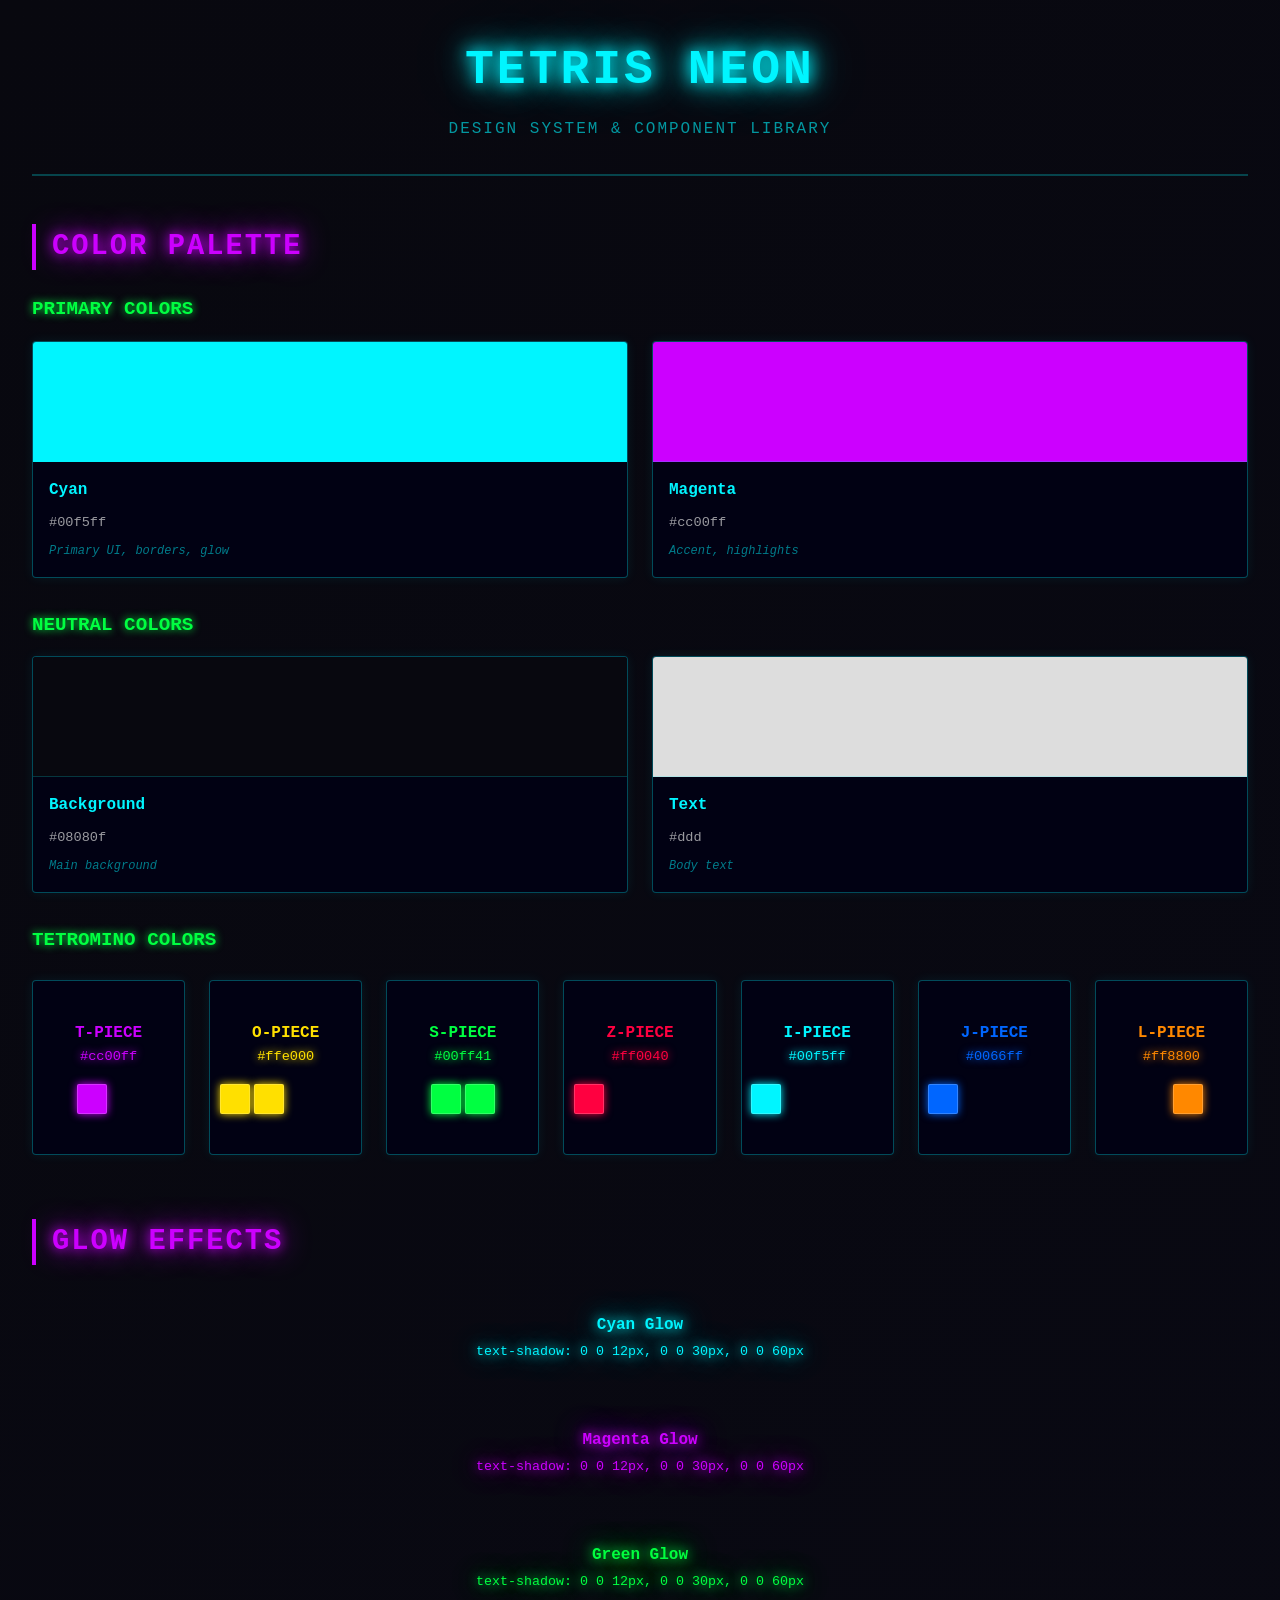
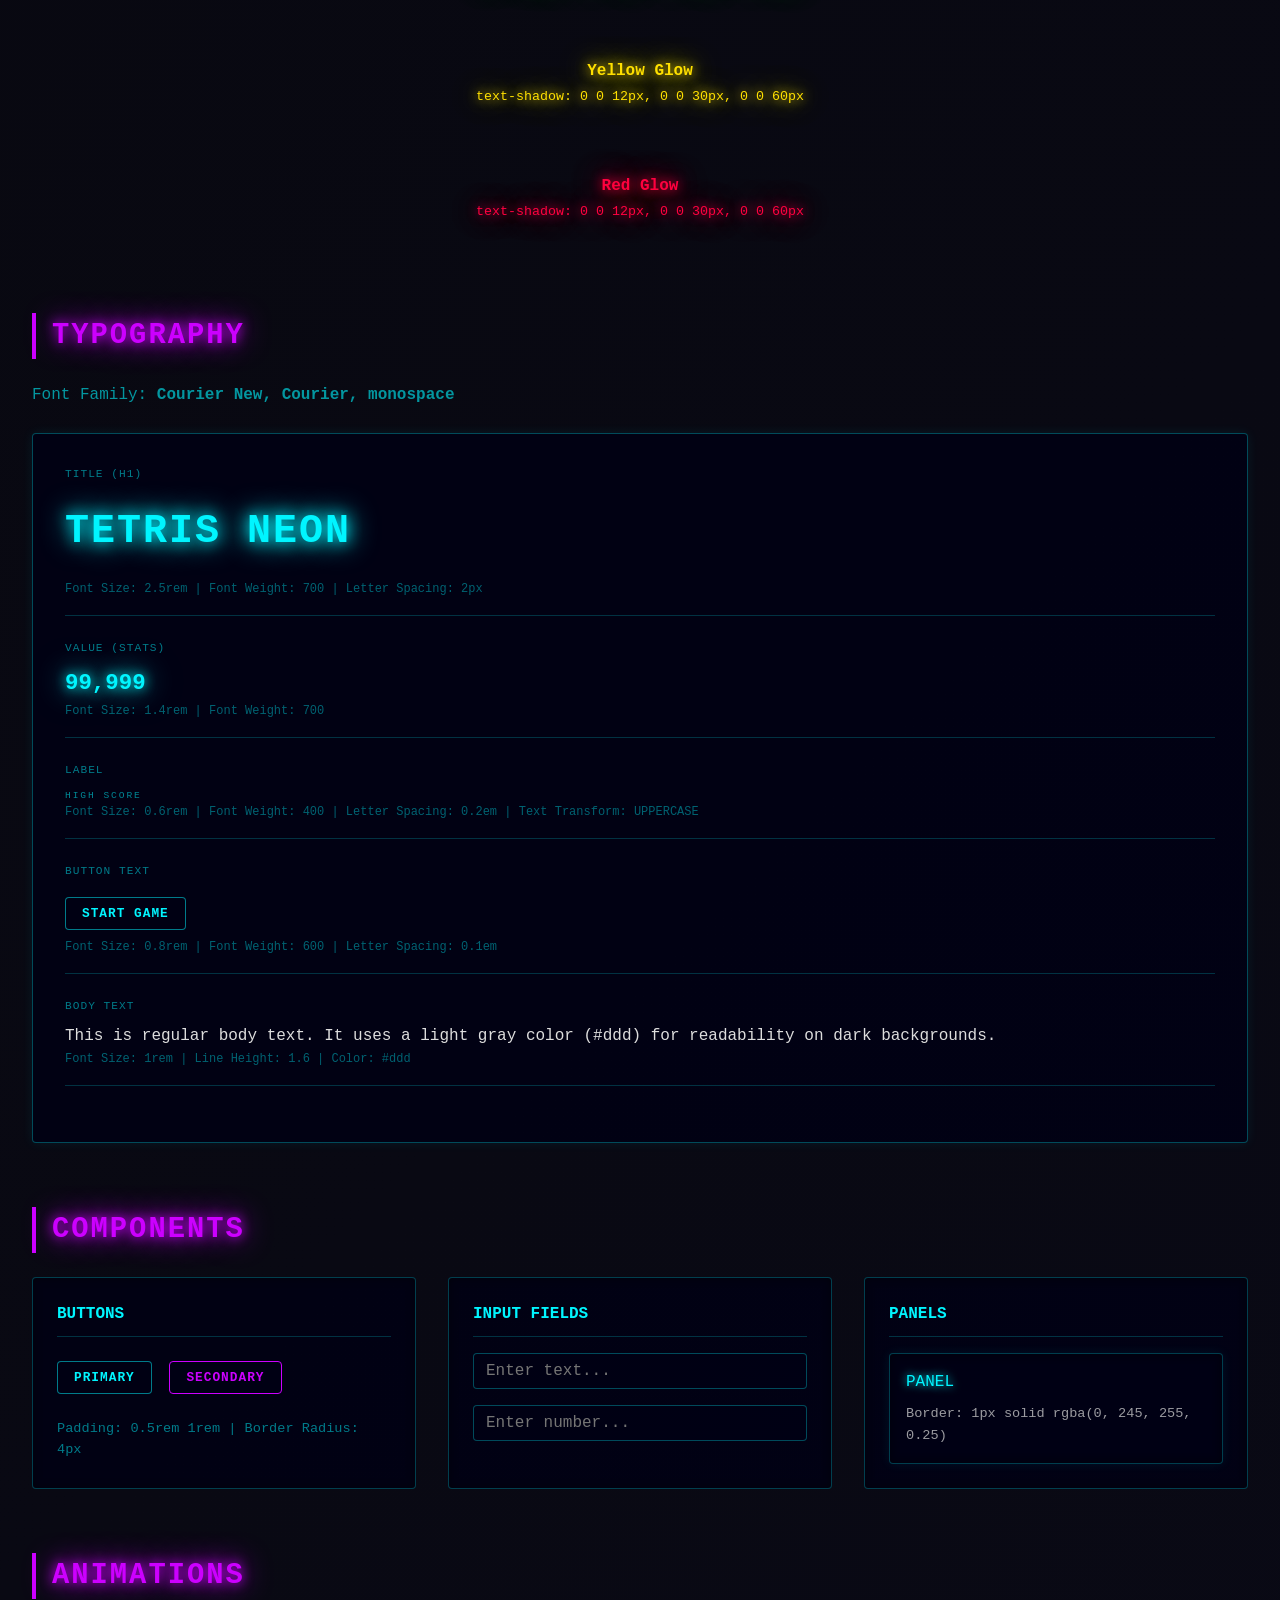
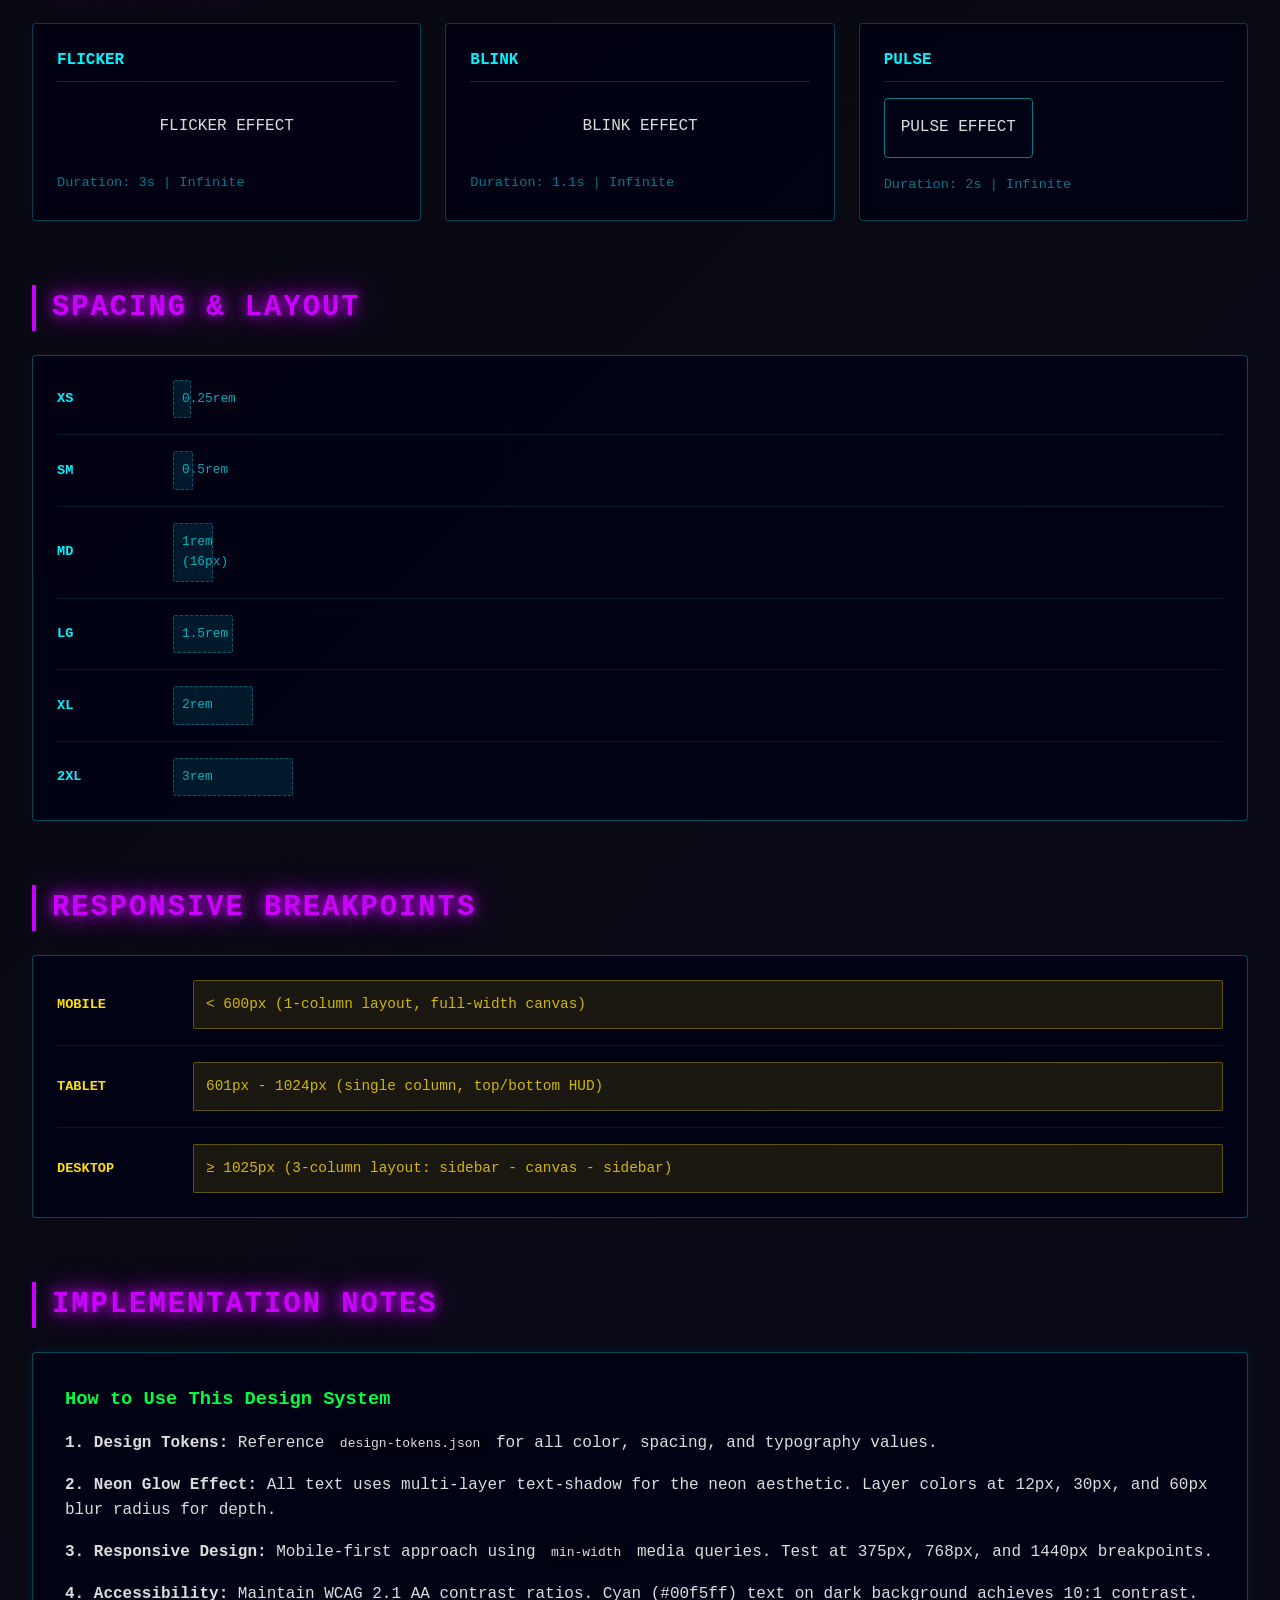
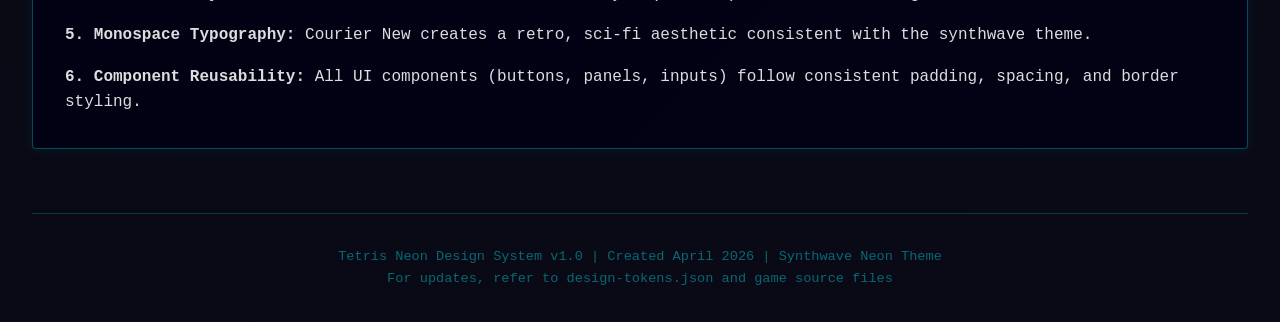
<file: design-system.html>
<!DOCTYPE html>
<html lang="en">
<head>
    <meta charset="UTF-8">
    <meta name="viewport" content="width=device-width, initial-scale=1.0">
    <title>Tetris Neon - Design System</title>
    <style>
        * {
            margin: 0;
            padding: 0;
            box-sizing: border-box;
        }

        body {
            font-family: 'Courier New', Courier, monospace;
            background: linear-gradient(135deg, #08080f 0%, #0a0a17 100%),
                        repeating-linear-gradient(
                            90deg,
                            transparent,
                            transparent 40px,
                            rgba(0, 245, 255, 0.025) 40px,
                            rgba(0, 245, 255, 0.025) 80px
                        );
            color: #ddd;
            line-height: 1.6;
            padding: 2rem;
        }

        header {
            text-align: center;
            margin-bottom: 3rem;
            border-bottom: 2px solid rgba(0, 245, 255, 0.25);
            padding-bottom: 2rem;
        }

        h1 {
            font-size: 3rem;
            font-weight: 700;
            color: #00f5ff;
            text-shadow: 0 0 15px #00f5ff, 0 0 30px #00f5ff, 0 0 60px rgba(0, 245, 255, 0.4);
            margin-bottom: 0.5rem;
            letter-spacing: 3px;
        }

        .subtitle {
            font-size: 1rem;
            color: rgba(0, 245, 255, 0.6);
            text-transform: uppercase;
            letter-spacing: 2px;
        }

        .container {
            max-width: 1400px;
            margin: 0 auto;
        }

        .section {
            margin-bottom: 4rem;
        }

        .section-title {
            font-size: 1.8rem;
            font-weight: 700;
            color: #cc00ff;
            text-shadow: 0 0 12px #cc00ff, 0 0 30px #cc00ff;
            margin-bottom: 1.5rem;
            text-transform: uppercase;
            letter-spacing: 2px;
            border-left: 4px solid #cc00ff;
            padding-left: 1rem;
        }

        .subsection-title {
            font-size: 1.2rem;
            font-weight: 600;
            color: #00ff41;
            text-shadow: 0 0 8px #00ff41;
            margin: 1.5rem 0 1rem;
            text-transform: uppercase;
        }

        /* Colors Grid */
        .color-grid {
            display: grid;
            grid-template-columns: repeat(auto-fit, minmax(250px, 1fr));
            gap: 1.5rem;
            margin-bottom: 2rem;
        }

        .color-swatch {
            border: 1px solid rgba(0, 245, 255, 0.3);
            border-radius: 4px;
            overflow: hidden;
            background: rgba(0, 0, 20, 0.8);
            box-shadow: 0 0 12px rgba(0, 245, 255, 0.08);
            transition: transform 0.3s ease;
        }

        .color-swatch:hover {
            transform: translateY(-4px);
            box-shadow: 0 0 20px rgba(0, 245, 255, 0.2);
        }

        .color-sample {
            width: 100%;
            height: 120px;
            border-bottom: 1px solid rgba(0, 245, 255, 0.2);
        }

        .color-info {
            padding: 1rem;
        }

        .color-name {
            font-weight: 700;
            font-size: 1rem;
            margin-bottom: 0.5rem;
            color: #00f5ff;
        }

        .color-code {
            font-size: 0.85rem;
            color: rgba(221, 221, 221, 0.7);
        }

        .color-usage {
            font-size: 0.75rem;
            color: rgba(0, 245, 255, 0.5);
            margin-top: 0.5rem;
            font-style: italic;
        }

        /* Tetrominoes Showcase */
        .tetromino-grid {
            display: grid;
            grid-template-columns: repeat(auto-fit, minmax(150px, 1fr));
            gap: 1.5rem;
            margin: 1.5rem 0;
        }

        .tetromino-card {
            border: 1px solid rgba(0, 245, 255, 0.3);
            border-radius: 4px;
            padding: 1.5rem;
            background: rgba(0, 0, 20, 0.8);
            text-align: center;
            box-shadow: 0 0 12px rgba(0, 245, 255, 0.08);
        }

        .tetromino-piece {
            display: grid;
            grid-template-columns: repeat(4, 30px);
            gap: 4px;
            margin: 1rem auto;
            justify-content: center;
        }

        .tetromino-block {
            width: 30px;
            height: 30px;
            border-radius: 2px;
            border: 1px solid rgba(255, 255, 255, 0.2);
            display: flex;
            align-items: center;
            justify-content: center;
            font-size: 12px;
        }

        .tetromino-name {
            font-weight: 700;
            font-size: 1rem;
            margin-top: 1rem;
            text-transform: uppercase;
        }

        /* Typography Showcase */
        .typography-showcase {
            background: rgba(0, 0, 20, 0.8);
            border: 1px solid rgba(0, 245, 255, 0.3);
            border-radius: 4px;
            padding: 2rem;
            margin: 1.5rem 0;
            box-shadow: 0 0 12px rgba(0, 245, 255, 0.08);
        }

        .type-sample {
            margin-bottom: 1.5rem;
            padding-bottom: 1rem;
            border-bottom: 1px solid rgba(0, 245, 255, 0.2);
        }

        .type-label {
            font-size: 0.7rem;
            text-transform: uppercase;
            letter-spacing: 1px;
            color: rgba(0, 245, 255, 0.5);
            margin-bottom: 0.5rem;
        }

        .type-value {
            font-size: 1rem;
            color: rgba(221, 221, 221, 0.8);
            margin-bottom: 0.3rem;
        }

        .type-stats {
            font-size: 0.75rem;
            color: rgba(0, 245, 255, 0.4);
        }

        .title-sample {
            font-size: 2.5rem;
            font-weight: 700;
            color: #00f5ff;
            text-shadow: 0 0 15px #00f5ff, 0 0 30px #00f5ff;
            letter-spacing: 2px;
            margin: 1rem 0;
        }

        .value-sample {
            font-size: 1.4rem;
            font-weight: 700;
            color: #00f5ff;
            text-shadow: 0 0 12px #00f5ff, 0 0 30px #00f5ff, 0 0 60px rgba(0, 245, 255, 0.4);
        }

        .label-sample {
            font-size: 0.6rem;
            text-transform: uppercase;
            letter-spacing: 0.2em;
            color: rgba(0, 245, 255, 0.55);
        }

        /* Component Showcase */
        .component-showcase {
            display: grid;
            grid-template-columns: repeat(auto-fit, minmax(300px, 1fr));
            gap: 2rem;
            margin: 1.5rem 0;
        }

        .component-box {
            background: rgba(0, 0, 20, 0.8);
            border: 1px solid rgba(0, 245, 255, 0.25);
            border-radius: 4px;
            padding: 1.5rem;
            box-shadow: inset 0 0 8px rgba(0, 0, 0, 0.5);
        }

        .component-title {
            font-size: 1rem;
            font-weight: 700;
            color: #00f5ff;
            text-transform: uppercase;
            margin-bottom: 1rem;
            border-bottom: 1px solid rgba(0, 245, 255, 0.2);
            padding-bottom: 0.5rem;
        }

        .button {
            display: inline-block;
            padding: 0.5rem 1rem;
            border: 1px solid rgba(0, 245, 255, 0.5);
            border-radius: 4px;
            background: rgba(0, 0, 20, 0.8);
            color: #00f5ff;
            font-weight: 600;
            cursor: pointer;
            transition: all 0.3s ease;
            font-family: 'Courier New', Courier, monospace;
            text-transform: uppercase;
            font-size: 0.8rem;
            letter-spacing: 1px;
            margin: 0.5rem 0.5rem 0.5rem 0;
        }

        .button:hover {
            box-shadow: 0 0 12px rgba(0, 245, 255, 0.4), inset 0 0 12px rgba(0, 245, 255, 0.1);
            background: rgba(0, 245, 255, 0.05);
        }

        .button:active {
            background: rgba(0, 245, 255, 0.1);
        }

        .button.primary {
            border-color: #cc00ff;
            color: #cc00ff;
        }

        .button.primary:hover {
            box-shadow: 0 0 12px rgba(204, 0, 255, 0.4);
        }

        .input {
            display: block;
            width: 100%;
            padding: 0.5rem 0.75rem;
            border: 1px solid rgba(0, 245, 255, 0.3);
            border-radius: 4px;
            background: rgba(0, 0, 20, 0.9);
            color: #ddd;
            font-family: 'Courier New', Courier, monospace;
            font-size: 1rem;
            margin-bottom: 1rem;
            transition: all 0.3s ease;
        }

        .input:focus {
            outline: none;
            border-color: rgba(0, 245, 255, 0.8);
            box-shadow: 0 0 8px rgba(0, 245, 255, 0.2);
        }

        .panel-example {
            border: 1px solid rgba(0, 245, 255, 0.25);
            border-radius: 4px;
            background: rgba(0, 0, 20, 0.75);
            padding: 1rem;
            box-shadow: inset 0 0 8px rgba(0, 0, 0, 0.5), 0 0 12px rgba(0, 245, 255, 0.08);
            margin-top: 1rem;
        }

        /* Animations Showcase */
        .animation-showcase {
            display: grid;
            grid-template-columns: repeat(auto-fit, minmax(200px, 1fr));
            gap: 1.5rem;
            margin: 1.5rem 0;
        }

        @keyframes flicker {
            0%, 18%, 22%, 25%, 53%, 57%, 100% {
                opacity: 1;
            }
            20%, 24%, 55% {
                opacity: 0.8;
            }
        }

        @keyframes blink {
            0%, 45%, 100% {
                opacity: 1;
            }
            50%, 95% {
                opacity: 0.5;
            }
        }

        @keyframes pulse {
            0%, 100% {
                box-shadow: 0 0 12px rgba(0, 245, 255, 0.3);
            }
            50% {
                box-shadow: 0 0 30px rgba(0, 245, 255, 0.6);
            }
        }

        .flicker-sample {
            animation: flicker 3s infinite;
        }

        .blink-sample {
            animation: blink 1.1s steps(1, end) infinite;
        }

        .pulse-sample {
            animation: pulse 2s infinite;
            display: inline-block;
            padding: 1rem;
            border: 1px solid rgba(0, 245, 255, 0.5);
            border-radius: 4px;
        }

        /* Grid & Spacing */
        .spacing-guide {
            background: rgba(0, 0, 20, 0.8);
            border: 1px solid rgba(0, 245, 255, 0.3);
            border-radius: 4px;
            padding: 1.5rem;
            margin: 1.5rem 0;
        }

        .spacing-row {
            display: flex;
            align-items: center;
            gap: 1rem;
            margin-bottom: 1rem;
            padding-bottom: 1rem;
            border-bottom: 1px solid rgba(0, 245, 255, 0.1);
        }

        .spacing-row:last-child {
            border-bottom: none;
            margin-bottom: 0;
            padding-bottom: 0;
        }

        .spacing-label {
            width: 100px;
            font-weight: 700;
            color: #00f5ff;
            text-transform: uppercase;
            font-size: 0.85rem;
        }

        .spacing-box {
            background: rgba(0, 245, 255, 0.1);
            border: 1px dashed rgba(0, 245, 255, 0.3);
            border-radius: 2px;
            padding: 0.5rem;
            color: rgba(0, 245, 255, 0.7);
            font-size: 0.8rem;
        }

        /* Breakpoints */
        .breakpoint-guide {
            background: rgba(0, 0, 20, 0.8);
            border: 1px solid rgba(0, 245, 255, 0.3);
            border-radius: 4px;
            padding: 1.5rem;
            margin: 1.5rem 0;
        }

        .breakpoint-row {
            display: flex;
            align-items: center;
            gap: 1rem;
            margin-bottom: 1rem;
            padding-bottom: 1rem;
            border-bottom: 1px solid rgba(0, 245, 255, 0.1);
        }

        .breakpoint-row:last-child {
            border-bottom: none;
            margin-bottom: 0;
            padding-bottom: 0;
        }

        .breakpoint-label {
            width: 120px;
            font-weight: 700;
            color: #ffe000;
            text-transform: uppercase;
            font-size: 0.85rem;
        }

        .breakpoint-range {
            flex: 1;
            background: rgba(255, 224, 0, 0.1);
            border: 1px solid rgba(255, 224, 0, 0.3);
            border-radius: 2px;
            padding: 0.75rem;
            color: rgba(255, 224, 0, 0.8);
            font-size: 0.9rem;
        }

        footer {
            margin-top: 4rem;
            padding-top: 2rem;
            border-top: 1px solid rgba(0, 245, 255, 0.2);
            text-align: center;
            color: rgba(0, 245, 255, 0.4);
            font-size: 0.85rem;
        }

        .glow-test {
            margin: 1.5rem 0;
        }

        .glow-example {
            padding: 1.5rem;
            margin-bottom: 1rem;
            border-radius: 4px;
            text-align: center;
        }

        .glow-cyan {
            color: #00f5ff;
            text-shadow: 0 0 12px #00f5ff, 0 0 30px #00f5ff, 0 0 60px rgba(0, 245, 255, 0.4);
        }

        .glow-magenta {
            color: #cc00ff;
            text-shadow: 0 0 12px #cc00ff, 0 0 30px #cc00ff, 0 0 60px rgba(204, 0, 255, 0.4);
        }

        .glow-green {
            color: #00ff41;
            text-shadow: 0 0 12px #00ff41, 0 0 30px #00ff41, 0 0 60px rgba(0, 255, 65, 0.4);
        }

        .glow-yellow {
            color: #ffe000;
            text-shadow: 0 0 12px #ffe000, 0 0 30px #ffe000, 0 0 60px rgba(255, 224, 0, 0.4);
        }

        .glow-red {
            color: #ff0040;
            text-shadow: 0 0 12px #ff0040, 0 0 30px #ff0040, 0 0 60px rgba(255, 0, 64, 0.4);
        }

        @media (max-width: 768px) {
            body {
                padding: 1rem;
            }

            h1 {
                font-size: 2rem;
            }

            .section-title {
                font-size: 1.3rem;
            }

            .color-grid {
                grid-template-columns: 1fr;
            }

            .component-showcase {
                grid-template-columns: 1fr;
            }
        }
    </style>
</head>
<body>
    <div class="container">
        <header>
            <h1>TETRIS NEON</h1>
            <p class="subtitle">Design System & Component Library</p>
        </header>

        <!-- Color Palette Section -->
        <section class="section">
            <h2 class="section-title">Color Palette</h2>

            <div class="subsection-title">Primary Colors</div>
            <div class="color-grid">
                <div class="color-swatch">
                    <div class="color-sample" style="background-color: #00f5ff;"></div>
                    <div class="color-info">
                        <div class="color-name">Cyan</div>
                        <div class="color-code">#00f5ff</div>
                        <div class="color-usage">Primary UI, borders, glow</div>
                    </div>
                </div>
                <div class="color-swatch">
                    <div class="color-sample" style="background-color: #cc00ff;"></div>
                    <div class="color-info">
                        <div class="color-name">Magenta</div>
                        <div class="color-code">#cc00ff</div>
                        <div class="color-usage">Accent, highlights</div>
                    </div>
                </div>
            </div>

            <div class="subsection-title">Neutral Colors</div>
            <div class="color-grid">
                <div class="color-swatch">
                    <div class="color-sample" style="background-color: #08080f;"></div>
                    <div class="color-info">
                        <div class="color-name">Background</div>
                        <div class="color-code">#08080f</div>
                        <div class="color-usage">Main background</div>
                    </div>
                </div>
                <div class="color-swatch">
                    <div class="color-sample" style="background-color: #ddd;"></div>
                    <div class="color-info">
                        <div class="color-name">Text</div>
                        <div class="color-code">#ddd</div>
                        <div class="color-usage">Body text</div>
                    </div>
                </div>
            </div>

            <div class="subsection-title">Tetromino Colors</div>
            <div class="tetromino-grid">
                <div class="tetromino-card">
                    <div class="tetromino-name" style="color: #cc00ff;">T-Piece</div>
                    <div style="font-size: 0.85rem; color: #cc00ff; text-shadow: 0 0 8px #cc00ff;">#cc00ff</div>
                    <div class="tetromino-piece">
                        <div style="background: transparent;"></div>
                        <div class="tetromino-block" style="background: #cc00ff; box-shadow: 0 0 8px #cc00ff;"></div>
                        <div style="background: transparent;"></div>
                        <div style="background: transparent;"></div>
                    </div>
                </div>
                <div class="tetromino-card">
                    <div class="tetromino-name" style="color: #ffe000;">O-Piece</div>
                    <div style="font-size: 0.85rem; color: #ffe000; text-shadow: 0 0 8px #ffe000;">#ffe000</div>
                    <div class="tetromino-piece">
                        <div class="tetromino-block" style="background: #ffe000; box-shadow: 0 0 8px #ffe000;"></div>
                        <div class="tetromino-block" style="background: #ffe000; box-shadow: 0 0 8px #ffe000;"></div>
                        <div style="background: transparent;"></div>
                        <div style="background: transparent;"></div>
                    </div>
                </div>
                <div class="tetromino-card">
                    <div class="tetromino-name" style="color: #00ff41;">S-Piece</div>
                    <div style="font-size: 0.85rem; color: #00ff41; text-shadow: 0 0 8px #00ff41;">#00ff41</div>
                    <div class="tetromino-piece">
                        <div style="background: transparent;"></div>
                        <div class="tetromino-block" style="background: #00ff41; box-shadow: 0 0 8px #00ff41;"></div>
                        <div class="tetromino-block" style="background: #00ff41; box-shadow: 0 0 8px #00ff41;"></div>
                        <div style="background: transparent;"></div>
                    </div>
                </div>
                <div class="tetromino-card">
                    <div class="tetromino-name" style="color: #ff0040;">Z-Piece</div>
                    <div style="font-size: 0.85rem; color: #ff0040; text-shadow: 0 0 8px #ff0040;">#ff0040</div>
                    <div class="tetromino-piece">
                        <div class="tetromino-block" style="background: #ff0040; box-shadow: 0 0 8px #ff0040;"></div>
                        <div style="background: transparent;"></div>
                        <div style="background: transparent;"></div>
                        <div style="background: transparent;"></div>
                    </div>
                </div>
                <div class="tetromino-card">
                    <div class="tetromino-name" style="color: #00f5ff;">I-Piece</div>
                    <div style="font-size: 0.85rem; color: #00f5ff; text-shadow: 0 0 8px #00f5ff;">#00f5ff</div>
                    <div class="tetromino-piece">
                        <div class="tetromino-block" style="background: #00f5ff; box-shadow: 0 0 8px #00f5ff;"></div>
                        <div style="background: transparent;"></div>
                        <div style="background: transparent;"></div>
                        <div style="background: transparent;"></div>
                    </div>
                </div>
                <div class="tetromino-card">
                    <div class="tetromino-name" style="color: #0066ff;">J-Piece</div>
                    <div style="font-size: 0.85rem; color: #0066ff; text-shadow: 0 0 8px #0066ff;">#0066ff</div>
                    <div class="tetromino-piece">
                        <div class="tetromino-block" style="background: #0066ff; box-shadow: 0 0 8px #0066ff;"></div>
                        <div style="background: transparent;"></div>
                        <div style="background: transparent;"></div>
                        <div style="background: transparent;"></div>
                    </div>
                </div>
                <div class="tetromino-card">
                    <div class="tetromino-name" style="color: #ff8800;">L-Piece</div>
                    <div style="font-size: 0.85rem; color: #ff8800; text-shadow: 0 0 8px #ff8800;">#ff8800</div>
                    <div class="tetromino-piece">
                        <div style="background: transparent;"></div>
                        <div style="background: transparent;"></div>
                        <div class="tetromino-block" style="background: #ff8800; box-shadow: 0 0 8px #ff8800;"></div>
                        <div style="background: transparent;"></div>
                    </div>
                </div>
            </div>
        </section>

        <!-- Glow Effects Section -->
        <section class="section">
            <h2 class="section-title">Glow Effects</h2>
            <div class="glow-test">
                <div class="glow-example glow-cyan">
                    <strong>Cyan Glow</strong><br>
                    <small>text-shadow: 0 0 12px, 0 0 30px, 0 0 60px</small>
                </div>
                <div class="glow-example glow-magenta">
                    <strong>Magenta Glow</strong><br>
                    <small>text-shadow: 0 0 12px, 0 0 30px, 0 0 60px</small>
                </div>
                <div class="glow-example glow-green">
                    <strong>Green Glow</strong><br>
                    <small>text-shadow: 0 0 12px, 0 0 30px, 0 0 60px</small>
                </div>
                <div class="glow-example glow-yellow">
                    <strong>Yellow Glow</strong><br>
                    <small>text-shadow: 0 0 12px, 0 0 30px, 0 0 60px</small>
                </div>
                <div class="glow-example glow-red">
                    <strong>Red Glow</strong><br>
                    <small>text-shadow: 0 0 12px, 0 0 30px, 0 0 60px</small>
                </div>
            </div>
        </section>

        <!-- Typography Section -->
        <section class="section">
            <h2 class="section-title">Typography</h2>
            <p style="color: rgba(0, 245, 255, 0.6); margin-bottom: 1rem;">Font Family: <strong>Courier New, Courier, monospace</strong></p>

            <div class="typography-showcase">
                <div class="type-sample">
                    <div class="type-label">Title (H1)</div>
                    <div class="title-sample">TETRIS NEON</div>
                    <div class="type-stats">Font Size: 2.5rem | Font Weight: 700 | Letter Spacing: 2px</div>
                </div>

                <div class="type-sample">
                    <div class="type-label">Value (Stats)</div>
                    <div class="value-sample">99,999</div>
                    <div class="type-stats">Font Size: 1.4rem | Font Weight: 700</div>
                </div>

                <div class="type-sample">
                    <div class="type-label">Label</div>
                    <div class="label-sample">HIGH SCORE</div>
                    <div class="type-stats">Font Size: 0.6rem | Font Weight: 400 | Letter Spacing: 0.2em | Text Transform: UPPERCASE</div>
                </div>

                <div class="type-sample">
                    <div class="type-label">Button Text</div>
                    <button class="button">Start Game</button>
                    <div class="type-stats">Font Size: 0.8rem | Font Weight: 600 | Letter Spacing: 0.1em</div>
                </div>

                <div class="type-sample">
                    <div class="type-label">Body Text</div>
                    <p>This is regular body text. It uses a light gray color (#ddd) for readability on dark backgrounds.</p>
                    <div class="type-stats">Font Size: 1rem | Line Height: 1.6 | Color: #ddd</div>
                </div>
            </div>
        </section>

        <!-- Components Section -->
        <section class="section">
            <h2 class="section-title">Components</h2>

            <div class="component-showcase">
                <div class="component-box">
                    <div class="component-title">Buttons</div>
                    <button class="button">Primary</button>
                    <button class="button primary">Secondary</button>
                    <p style="font-size: 0.85rem; color: rgba(0, 245, 255, 0.5); margin-top: 1rem;">
                        Padding: 0.5rem 1rem | Border Radius: 4px
                    </p>
                </div>

                <div class="component-box">
                    <div class="component-title">Input Fields</div>
                    <input type="text" class="input" placeholder="Enter text...">
                    <input type="number" class="input" placeholder="Enter number...">
                </div>

                <div class="component-box">
                    <div class="component-title">Panels</div>
                    <div class="panel-example">
                        <div style="color: #00f5ff; text-shadow: 0 0 8px #00f5ff;">PANEL</div>
                        <div style="font-size: 0.85rem; color: rgba(221, 221, 221, 0.7); margin-top: 0.5rem;">Border: 1px solid rgba(0, 245, 255, 0.25)</div>
                    </div>
                </div>
            </div>
        </section>

        <!-- Animations Section -->
        <section class="section">
            <h2 class="section-title">Animations</h2>

            <div class="animation-showcase">
                <div class="component-box">
                    <div class="component-title">Flicker</div>
                    <div class="flicker-sample" style="padding: 1rem; text-align: center;">
                        FLICKER EFFECT
                    </div>
                    <p style="font-size: 0.85rem; color: rgba(0, 245, 255, 0.5); margin-top: 1rem;">Duration: 3s | Infinite</p>
                </div>

                <div class="component-box">
                    <div class="component-title">Blink</div>
                    <div class="blink-sample" style="padding: 1rem; text-align: center;">
                        BLINK EFFECT
                    </div>
                    <p style="font-size: 0.85rem; color: rgba(0, 245, 255, 0.5); margin-top: 1rem;">Duration: 1.1s | Infinite</p>
                </div>

                <div class="component-box">
                    <div class="component-title">Pulse</div>
                    <div class="pulse-sample">
                        PULSE EFFECT
                    </div>
                    <p style="font-size: 0.85rem; color: rgba(0, 245, 255, 0.5); margin-top: 1rem;">Duration: 2s | Infinite</p>
                </div>
            </div>
        </section>

        <!-- Spacing Section -->
        <section class="section">
            <h2 class="section-title">Spacing & Layout</h2>

            <div class="spacing-guide">
                <div class="spacing-row">
                    <div class="spacing-label">XS</div>
                    <div class="spacing-box" style="width: 10px;">0.25rem</div>
                </div>
                <div class="spacing-row">
                    <div class="spacing-label">SM</div>
                    <div class="spacing-box" style="width: 20px;">0.5rem</div>
                </div>
                <div class="spacing-row">
                    <div class="spacing-label">MD</div>
                    <div class="spacing-box" style="width: 40px;">1rem (16px)</div>
                </div>
                <div class="spacing-row">
                    <div class="spacing-label">LG</div>
                    <div class="spacing-box" style="width: 60px;">1.5rem</div>
                </div>
                <div class="spacing-row">
                    <div class="spacing-label">XL</div>
                    <div class="spacing-box" style="width: 80px;">2rem</div>
                </div>
                <div class="spacing-row">
                    <div class="spacing-label">2XL</div>
                    <div class="spacing-box" style="width: 120px;">3rem</div>
                </div>
            </div>
        </section>

        <!-- Breakpoints Section -->
        <section class="section">
            <h2 class="section-title">Responsive Breakpoints</h2>

            <div class="breakpoint-guide">
                <div class="breakpoint-row">
                    <div class="breakpoint-label">Mobile</div>
                    <div class="breakpoint-range">&lt; 600px (1-column layout, full-width canvas)</div>
                </div>
                <div class="breakpoint-row">
                    <div class="breakpoint-label">Tablet</div>
                    <div class="breakpoint-range">601px - 1024px (single column, top/bottom HUD)</div>
                </div>
                <div class="breakpoint-row">
                    <div class="breakpoint-label">Desktop</div>
                    <div class="breakpoint-range">≥ 1025px (3-column layout: sidebar - canvas - sidebar)</div>
                </div>
            </div>
        </section>

        <!-- Implementation Notes -->
        <section class="section">
            <h2 class="section-title">Implementation Notes</h2>
            <div class="typography-showcase">
                <h3 style="color: #00ff41; margin-bottom: 1rem;">How to Use This Design System</h3>
                
                <p style="margin-bottom: 1rem;"><strong>1. Design Tokens:</strong> Reference <code style="background: rgba(0, 0, 0, 0.3); padding: 2px 6px; border-radius: 2px;">design-tokens.json</code> for all color, spacing, and typography values.</p>

                <p style="margin-bottom: 1rem;"><strong>2. Neon Glow Effect:</strong> All text uses multi-layer text-shadow for the neon aesthetic. Layer colors at 12px, 30px, and 60px blur radius for depth.</p>

                <p style="margin-bottom: 1rem;"><strong>3. Responsive Design:</strong> Mobile-first approach using <code style="background: rgba(0, 0, 0, 0.3); padding: 2px 6px; border-radius: 2px;">min-width</code> media queries. Test at 375px, 768px, and 1440px breakpoints.</p>

                <p style="margin-bottom: 1rem;"><strong>4. Accessibility:</strong> Maintain WCAG 2.1 AA contrast ratios. Cyan (#00f5ff) text on dark background achieves 10:1 contrast.</p>

                <p style="margin-bottom: 1rem;"><strong>5. Monospace Typography:</strong> Courier New creates a retro, sci-fi aesthetic consistent with the synthwave theme.</p>

                <p><strong>6. Component Reusability:</strong> All UI components (buttons, panels, inputs) follow consistent padding, spacing, and border styling.</p>
            </div>
        </section>

        <footer>
            <p>Tetris Neon Design System v1.0 | Created April 2026 | Synthwave Neon Theme</p>
            <p>For updates, refer to <code>design-tokens.json</code> and game source files</p>
        </footer>
    </div>
</body>
</html>
</file>
